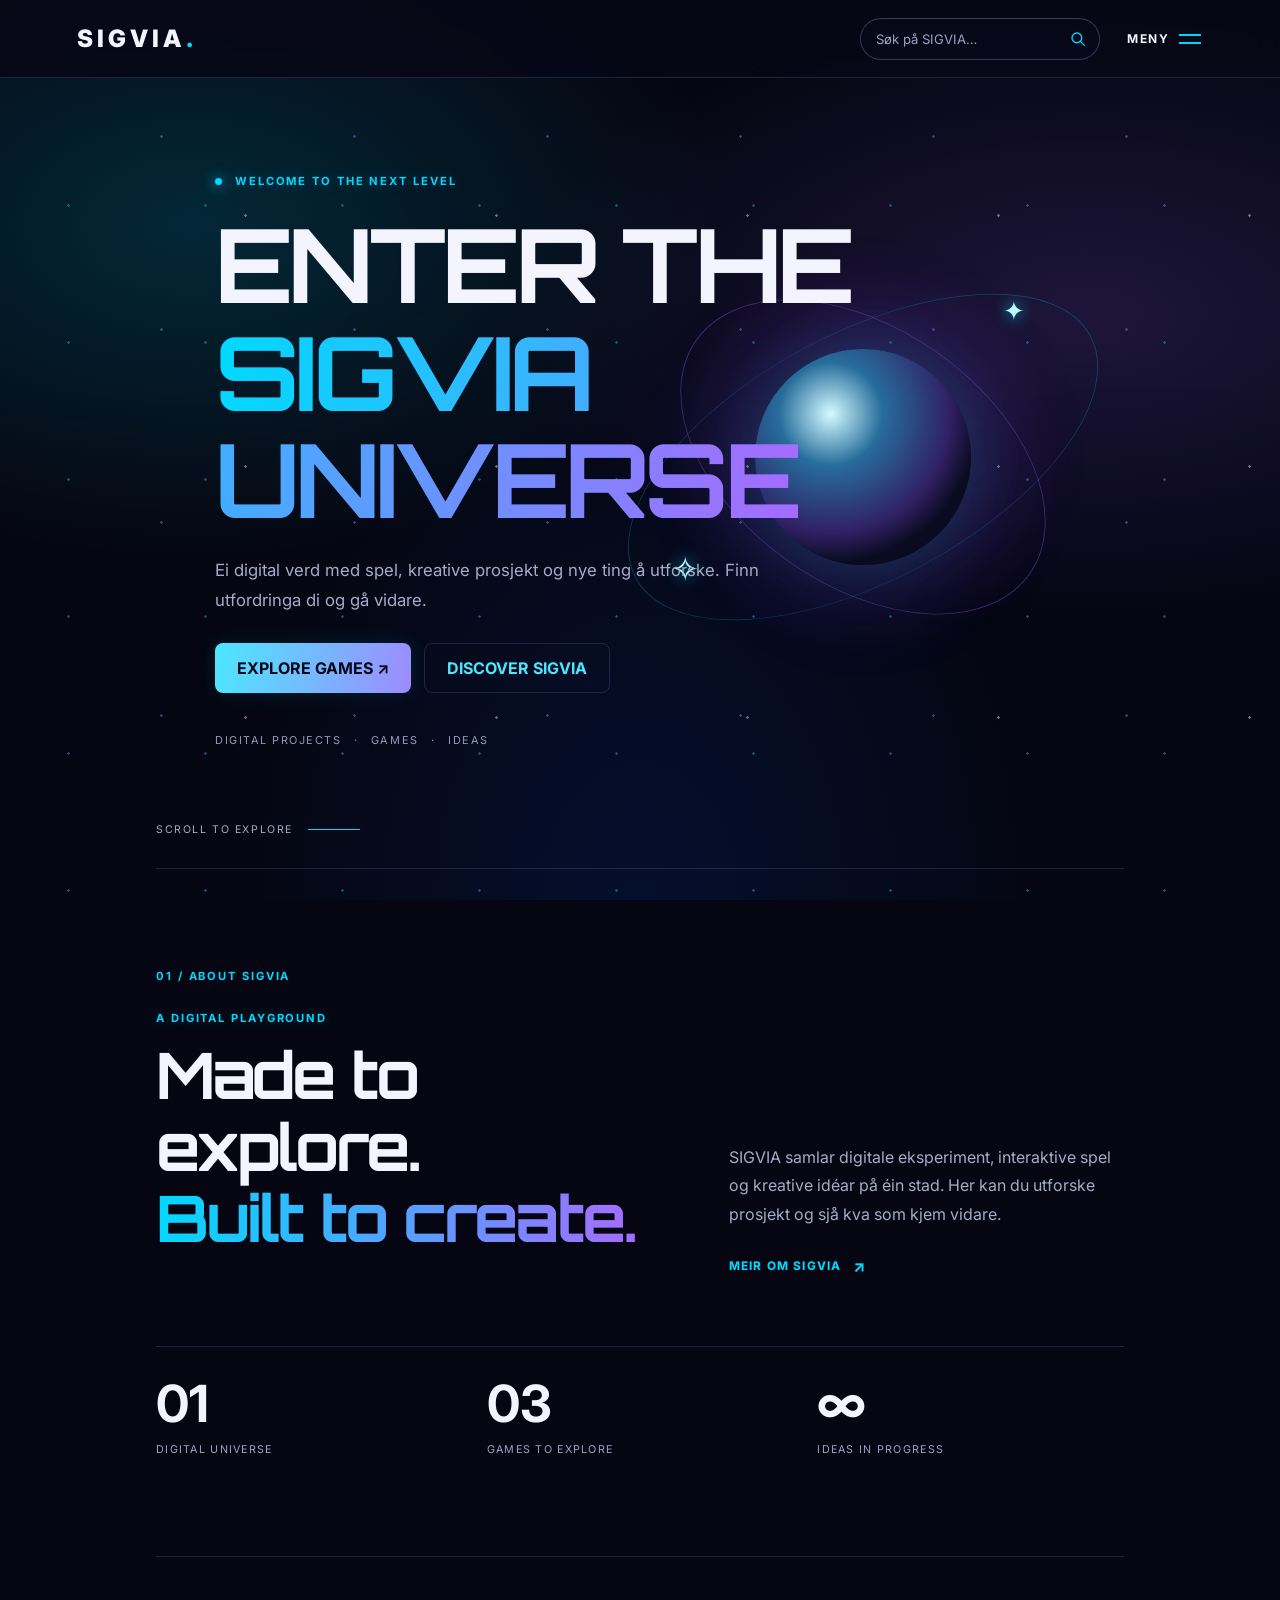
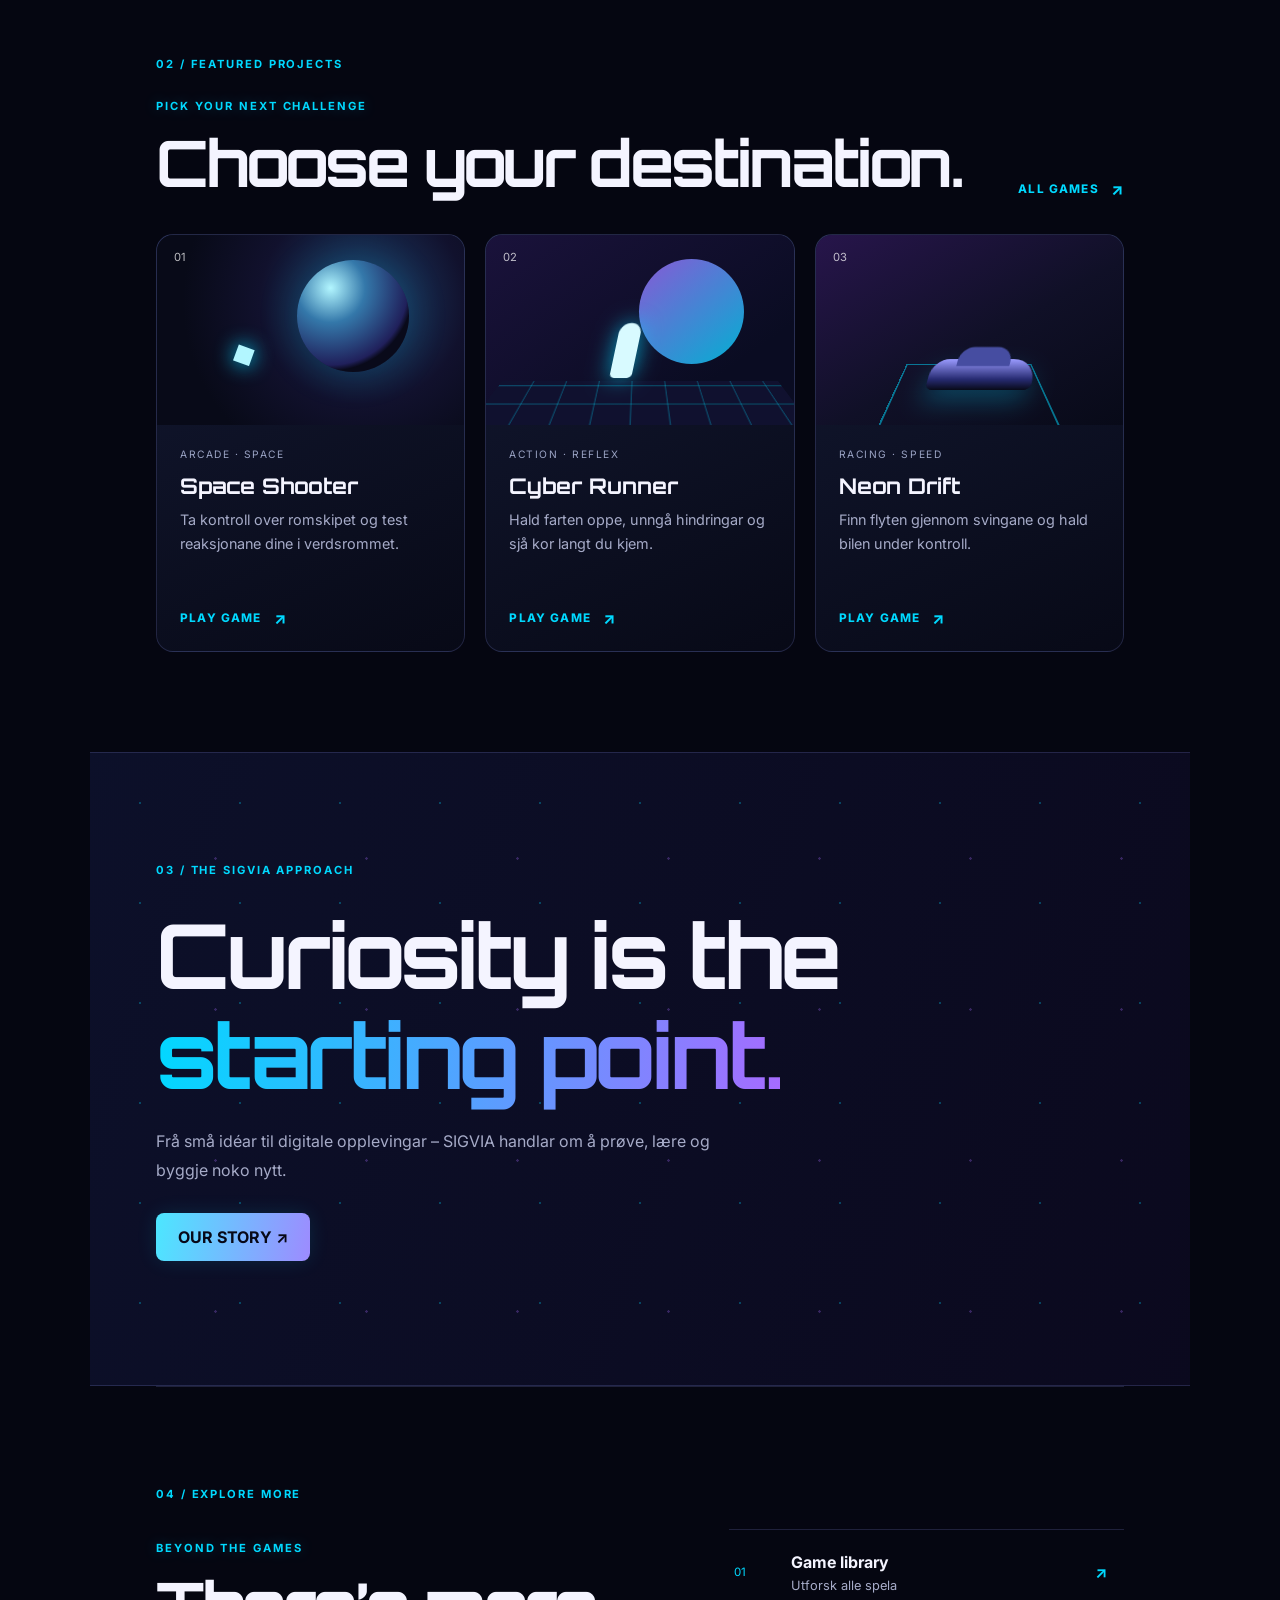
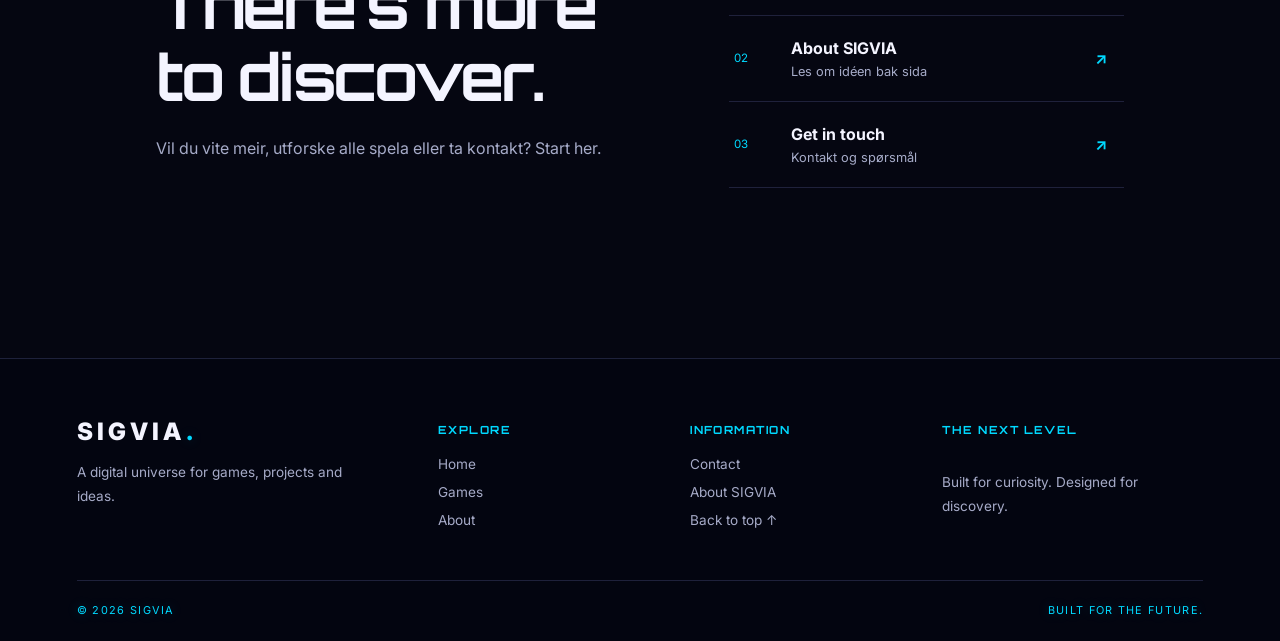
<file: index.html>
<!doctype html>
<html lang="nn">
<head>
  <meta charset="utf-8">
  <meta name="viewport" content="width=device-width, initial-scale=1">
  <meta name="theme-color" content="#080a18">
  <meta name="description" content="SIGVIA — spel, digitale prosjekt og nye ting å utforske.">
  <title>SIGVIA | Home</title>
  <link rel="stylesheet" href="site.css">
  <link rel="stylesheet" href="homepage.css">
</head>
<body class="home-page">

<header class="home-header">
  <a class="home-logo" href="index.html">SIGVIA<span>.</span></a>

  <div class="header-tools">
    <form id="site-search" class="site-search" role="search">
      <label class="sr-only" for="search-input">Søk på SIGVIA</label>
      <input id="search-input" type="search" placeholder="Søk på SIGVIA…">
      <button aria-label="Søk" type="submit">
        <svg viewBox="0 0 24 24">
          <circle cx="10.5" cy="10.5" r="6.5"></circle>
          <path d="m15.5 15.5 5 5"></path>
        </svg>
      </button>
    </form>

    <button id="menu-toggle" class="menu-toggle" type="button"
      aria-expanded="false" aria-controls="site-menu">
      <span>MENY</span>
      <i><b></b><b></b></i>
    </button>
  </div>

  <nav id="site-menu" class="site-menu" aria-label="Hovudmeny" hidden>
    <a href="index.html">Home <span>01</span></a>
    <a href="games.html">Games <span>02</span></a>
    <a href="about.html">About <span>03</span></a>
    <a href="contact.html">Contact <span>04</span></a>
  </nav>
</header>

<div id="search-results" class="search-results" aria-live="polite" hidden></div>

<main>
  <section class="hero long-hero" id="top">
    <div class="hero-copy">
      <div class="eyebrow">
        <span class="status-dot"></span>
        WELCOME TO THE NEXT LEVEL
      </div>

      <h1>ENTER THE<br><span class="gradient-text">SIGVIA UNIVERSE</span></h1>

      <p>
        Ei digital verd med spel, kreative prosjekt og nye ting å utforske.
        Finn utfordringa di og gå vidare.
      </p>

      <div class="hero-actions">
        <a class="button primary" href="games.html">EXPLORE GAMES ↗</a>
        <a class="button secondary" href="#about-sigvia">DISCOVER SIGVIA</a>
      </div>

      <div class="hero-meta">
        DIGITAL PROJECTS <span>·</span> GAMES <span>·</span> IDEAS
      </div>
    </div>

    <div class="hero-visual" aria-hidden="true">
      <div class="hero-glow"></div>
      <div class="hero-ring ring-one"></div>
      <div class="hero-ring ring-two"></div>
      <div class="hero-core"></div>
      <div class="hero-star star-one">✦</div>
      <div class="hero-star star-two">✧</div>
    </div>

    <a class="scroll-cue" href="#about-sigvia">
      SCROLL TO EXPLORE <span></span>
    </a>
  </section>

  <section class="home-section intro-section" id="about-sigvia">
    <div class="section-index">01 / ABOUT SIGVIA</div>

    <div class="two-column">
      <div>
        <div class="eyebrow">A DIGITAL PLAYGROUND</div>
        <h2>Made to explore.<br><span class="gradient-text">Built to create.</span></h2>
      </div>

      <div class="section-copy">
        <p>
          SIGVIA samlar digitale eksperiment, interaktive spel og kreative
          idéar på éin stad. Her kan du utforske prosjekt og sjå kva som kjem vidare.
        </p>
        <a class="text-link" href="about.html">MEIR OM SIGVIA <span>↗</span></a>
      </div>
    </div>

    <div class="stats-row">
      <div><strong>01</strong><span>DIGITAL UNIVERSE</span></div>
      <div><strong>03</strong><span>GAMES TO EXPLORE</span></div>
      <div><strong>∞</strong><span>IDEAS IN PROGRESS</span></div>
    </div>
  </section>

  <section class="home-section games-section" id="featured">
    <div class="section-heading">
      <div>
        <div class="section-index">02 / FEATURED PROJECTS</div>
        <div class="eyebrow">PICK YOUR NEXT CHALLENGE</div>
        <h2>Choose your destination.</h2>
      </div>
      <a class="text-link all-games" href="games.html">ALL GAMES <span>↗</span></a>
    </div>

    <div class="game-grid">
      <article class="game-card">
        <div class="game-art space-art">
          <span class="art-label">01</span>
          <span class="planet"></span>
          <span class="ship">◆</span>
        </div>
        <div class="game-card-content">
          <div class="game-type">ARCADE · SPACE</div>
          <h3>Space Shooter</h3>
          <p>Ta kontroll over romskipet og test reaksjonane dine i verdsrommet.</p>
          <a class="text-link" href="game.html">PLAY GAME <span>↗</span></a>
        </div>
      </article>

      <article class="game-card">
        <div class="game-art runner-art">
          <span class="art-label">02</span>
          <span class="runner-sun"></span>
          <span class="runner-floor"></span>
          <span class="runner-person"></span>
        </div>
        <div class="game-card-content">
          <div class="game-type">ACTION · REFLEX</div>
          <h3>Cyber Runner</h3>
          <p>Hald farten oppe, unngå hindringar og sjå kor langt du kjem.</p>
          <a class="text-link" href="runner.html">PLAY GAME <span>↗</span></a>
        </div>
      </article>

      <article class="game-card">
        <div class="game-art drift-art">
          <span class="art-label">03</span>
          <span class="road"></span>
          <span class="car"></span>
        </div>
        <div class="game-card-content">
          <div class="game-type">RACING · SPEED</div>
          <h3>Neon Drift</h3>
          <p>Finn flyten gjennom svingane og hald bilen under kontroll.</p>
          <a class="text-link" href="neon-drift.html">PLAY GAME <span>↗</span></a>
        </div>
      </article>
    </div>

    <a class="text-link mobile-all-games" href="games.html">VIEW ALL GAMES <span>↗</span></a>
  </section>

  <section class="statement-section">
    <div class="statement-pattern" aria-hidden="true"></div>
    <div class="section-index">03 / THE SIGVIA APPROACH</div>
    <h2>Curiosity is the<br><span class="gradient-text">starting point.</span></h2>
    <p>Frå små idéar til digitale opplevingar – SIGVIA handlar om å prøve, lære og byggje noko nytt.</p>
    <a class="button primary" href="about.html">OUR STORY ↗</a>
  </section>

  <section class="home-section explore-section">
    <div class="section-index">04 / EXPLORE MORE</div>

    <div class="two-column explore-layout">
      <div>
        <div class="eyebrow">BEYOND THE GAMES</div>
        <h2>There’s more<br>to discover.</h2>
        <p>Vil du vite meir, utforske alle spela eller ta kontakt? Start her.</p>
      </div>

      <div class="explore-links">
        <a href="games.html">
          <span class="link-number">01</span>
          <span><strong>Game library</strong><small>Utforsk alle spela</small></span>
          <b>↗</b>
        </a>
        <a href="about.html">
          <span class="link-number">02</span>
          <span><strong>About SIGVIA</strong><small>Les om idéen bak sida</small></span>
          <b>↗</b>
        </a>
        <a href="contact.html">
          <span class="link-number">03</span>
          <span><strong>Get in touch</strong><small>Kontakt og spørsmål</small></span>
          <b>↗</b>
        </a>
      </div>
    </div>
  </section>
</main>

<footer class="home-footer">
  <div class="footer-main">
    <div class="footer-brand">
      <a class="home-logo" href="index.html">SIGVIA<span>.</span></a>
      <p>A digital universe for games, projects and ideas.</p>
    </div>

    <div class="footer-column">
      <h3>EXPLORE</h3>
      <a href="index.html">Home</a>
      <a href="games.html">Games</a>
      <a href="about.html">About</a>
    </div>

    <div class="footer-column">
      <h3>INFORMATION</h3>
      <a href="contact.html">Contact</a>
      <a href="about.html">About SIGVIA</a>
      <a href="#top">Back to top ↑</a>
    </div>

    <div class="footer-column footer-note">
      <h3>THE NEXT LEVEL</h3>
      <p>Built for curiosity. Designed for discovery.</p>
    </div>
  </div>

  <div class="footer-bottom">
    <span>© 2026 SIGVIA</span>
    <span>BUILT FOR THE FUTURE.</span>
  </div>
</footer>

<script>
const toggle = document.getElementById('menu-toggle');
const menu = document.getElementById('site-menu');

toggle.addEventListener('click', () => {
  const open = toggle.getAttribute('aria-expanded') === 'true';
  toggle.setAttribute('aria-expanded', String(!open));
  toggle.classList.toggle('is-open', !open);
  menu.hidden = open;
});

document.addEventListener('click', event => {
  if (!menu.hidden && !menu.contains(event.target) && !toggle.contains(event.target)) {
    menu.hidden = true;
    toggle.setAttribute('aria-expanded', 'false');
    toggle.classList.remove('is-open');
  }
});

const items = [
  ['SIGVIA Home', 'Framside og introduksjon', 'index.html#top', 'home framside intro sigvia'],
  ['About SIGVIA', 'Les om SIGVIA', 'about.html', 'about om oss informasjon idé prosjekt'],
  ['Games', 'Utforsk alle spela', 'games.html', 'games spel game library'],
  ['Space Shooter', 'Arkadespel i verdsrommet', 'game.html', 'space shooter romskip arcade'],
  ['Cyber Runner', 'Actionspel med fart og hindringar', 'runner.html', 'cyber runner action reflex løping'],
  ['Neon Drift', 'Racing, fart og kontroll', 'neon-drift.html', 'neon drift racing bil køyring'],
  ['Contact', 'Kontakt SIGVIA', 'contact.html', 'contact kontakt spørsmål']
];

const form = document.getElementById('site-search');
const input = document.getElementById('search-input');
const results = document.getElementById('search-results');

form.addEventListener('submit', event => {
  event.preventDefault();

  const query = input.value.trim().toLowerCase();
  results.replaceChildren();

  if (!query) {
    results.hidden = true;
    input.focus();
    return;
  }

  const matches = items.filter(item =>
    item.join(' ').toLowerCase().includes(query)
  );

  const heading = document.createElement('div');
  heading.className = 'results-heading';
  heading.textContent = matches.length
    ? `SØKERESULTAT (${matches.length})`
    : 'INGEN TREFF';

  results.append(heading);

  matches.forEach(item => {
    const link = document.createElement('a');
    link.href = item[2];

    const wrap = document.createElement('span');
    const title = document.createElement('strong');
    const description = document.createElement('small');
    const arrow = document.createElement('b');

    title.textContent = item[0];
    description.textContent = item[1];
    arrow.textContent = '↗';

    wrap.append(title, description);
    link.append(wrap, arrow);
    results.append(link);
  });

  results.hidden = false;
});

document.addEventListener('keydown', event => {
  if (event.key === 'Escape') {
    results.hidden = true;
    menu.hidden = true;
    toggle.setAttribute('aria-expanded', 'false');
    toggle.classList.remove('is-open');
  }

  if ((event.ctrlKey || event.metaKey) && event.key.toLowerCase() === 'k') {
    event.preventDefault();
    input.focus();
  }
});
</script>

</body>
</html>
</file>
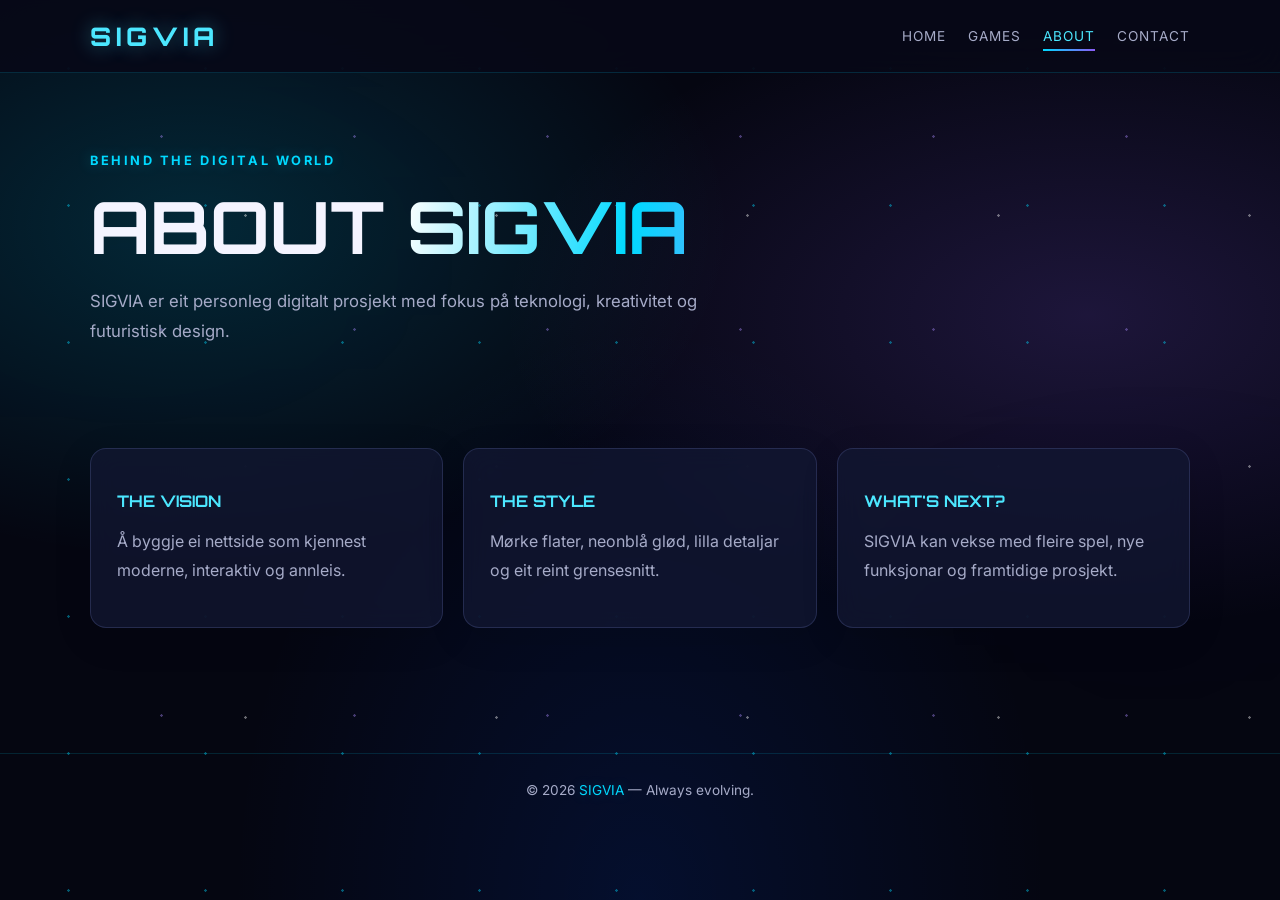
<file: about.html>
<!DOCTYPE html>
<html lang="nn">
<head>
  <meta charset="UTF-8">
  <meta name="viewport" content="width=device-width, initial-scale=1">
  <title>SIGVIA | About</title>
  <link rel="stylesheet" href="site.css">
</head>
<body>
  <header>
    <a class="logo" href="index.html">SIGVIA</a>
    <nav aria-label="Hovudmeny">
      <a href="index.html">HOME</a>
      <a href="games.html">GAMES</a>
      <a class="active" href="about.html">ABOUT</a>
      <a href="contact.html">CONTACT</a>
    </nav>
  </header>

  <main>
    <section class="page-heading">
      <div class="eyebrow">Behind the digital world</div>
      <h1>ABOUT <span class="gradient-text">SIGVIA</span></h1>
      <p class="intro">
        SIGVIA er eit personleg digitalt prosjekt med fokus på teknologi,
        kreativitet og futuristisk design.
      </p>
    </section>

    <section class="section">
      <div class="grid">
        <article class="panel">
          <h3>THE VISION</h3>
          <p>Å byggje ei nettside som kjennest moderne, interaktiv og annleis.</p>
        </article>
        <article class="panel">
          <h3>THE STYLE</h3>
          <p>Mørke flater, neonblå glød, lilla detaljar og eit reint grensesnitt.</p>
        </article>
        <article class="panel">
          <h3>WHAT'S NEXT?</h3>
          <p>SIGVIA kan vekse med fleire spel, nye funksjonar og framtidige prosjekt.</p>
        </article>
      </div>
    </section>
  </main>

  <footer>© 2026 <span>SIGVIA</span> — Always evolving.</footer>
</body>
</html>
</file>
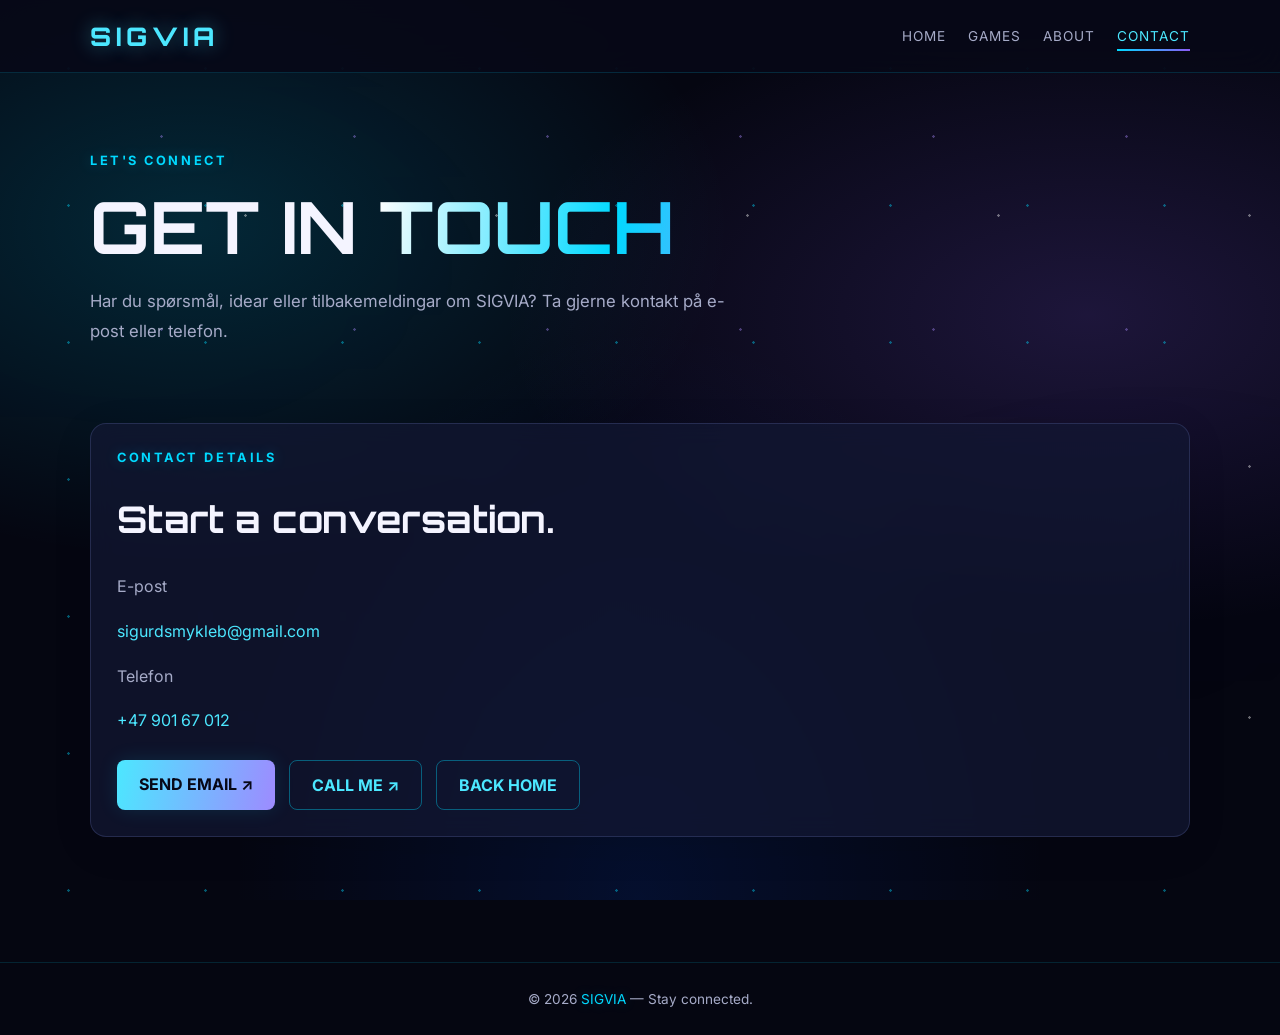
<file: contact.html>
<!DOCTYPE html>
<html lang="nn">
<head>
  <meta charset="UTF-8">
  <meta name="viewport" content="width=device-width, initial-scale=1">
  <title>SIGVIA | Contact</title>
  <link rel="stylesheet" href="site.css">
</head>
<body>
  <header>
    <a class="logo" href="index.html">SIGVIA</a>
    <nav aria-label="Hovudmeny">
      <a href="index.html">HOME</a>
      <a href="games.html">GAMES</a>
      <a href="about.html">ABOUT</a>
      <a class="active" href="contact.html">CONTACT</a>
    </nav>
  </header>

  <main>
    <section class="page-heading">
      <div class="eyebrow">Let's connect</div>
      <h1>GET IN <span class="gradient-text">TOUCH</span></h1>
      <p class="intro">
        Har du spørsmål, idear eller tilbakemeldingar om SIGVIA?
        Ta gjerne kontakt på e-post eller telefon.
      </p>
    </section>

    <section class="section">
      <article class="panel">
        <div class="eyebrow">Contact details</div>
        <h2>Start a conversation.</h2>

        <p>E-post</p>
        <p>
          <a class="contact-link"
             href="mailto:sigurdsmykleb@gmail.com">
            sigurdsmykleb@gmail.com
          </a>
        </p>

        <p>Telefon</p>
        <p>
          <a class="contact-link" href="tel:+4790167012">
            +47 901 67 012
          </a>
        </p>

        <div class="actions">
          <a class="button primary"
             href="mailto:sigurdsmykleb@gmail.com">
            SEND EMAIL ↗
          </a>

          <a class="button"
             href="tel:+4790167012">
            CALL ME ↗
          </a>

          <a class="button" href="index.html">
            BACK HOME
          </a>
        </div>
      </article>
    </section>
  </main>

  <footer>© 2026 <span>SIGVIA</span> — Stay connected.</footer>
</body>
</html>
</file>
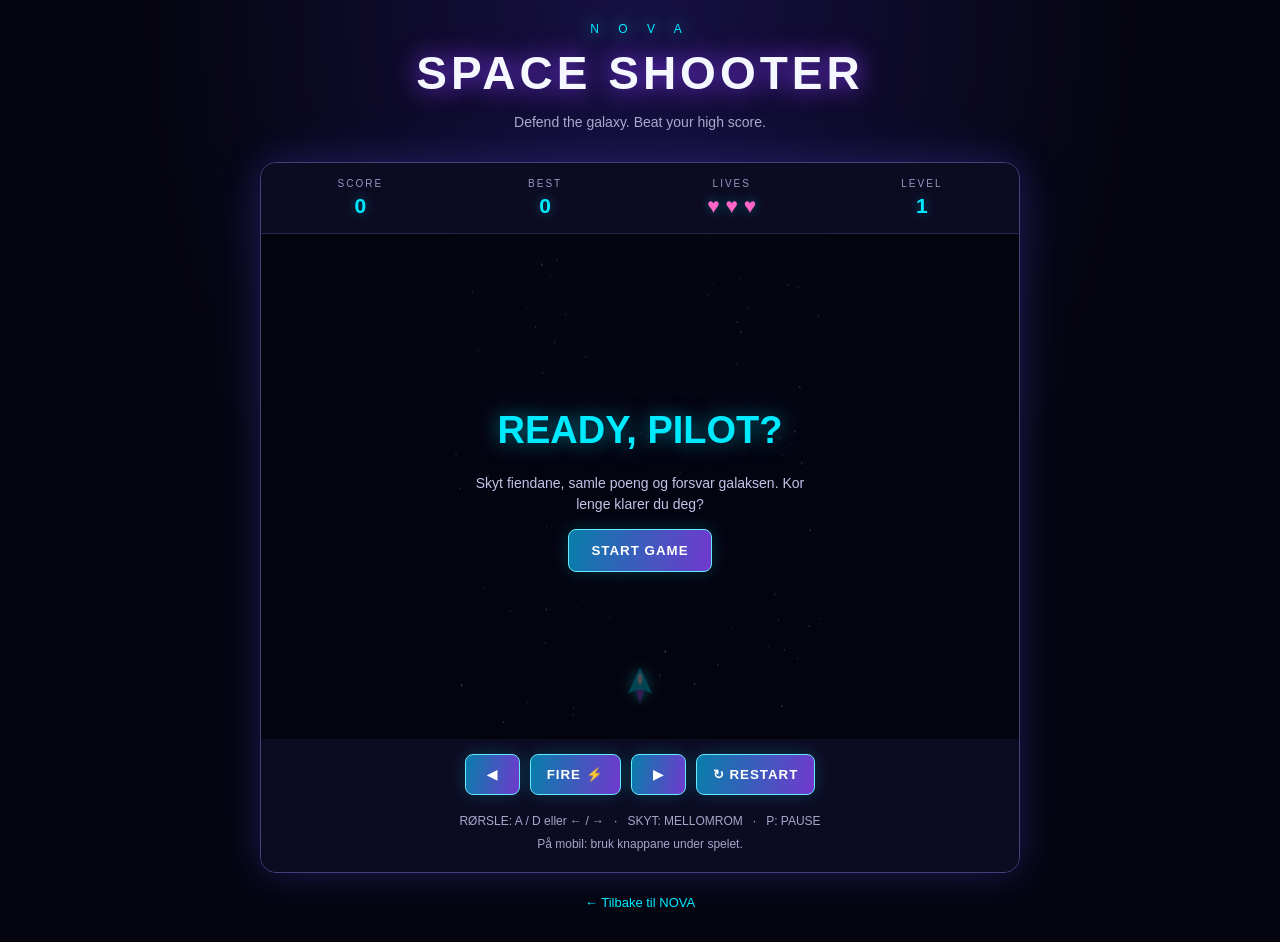
<file: game.html>
<!DOCTYPE html>
<html lang="nn">
<head>
<meta charset="UTF-8">
<meta name="viewport" content="width=device-width, initial-scale=1.0">
<title>SIGVIA | Space Shooter</title>
<style>
  * { box-sizing: border-box; }
  :root {
    --blue: #00eaff;
    --purple: #a855f7;
    --bg: #050510;
  }
  body {
    margin: 0;
    min-height: 100vh;
    color: #f5f7ff;
    background:
      radial-gradient(ellipse at 50% 0%, #171044 0%, var(--bg) 55%);
    font-family: Arial, sans-serif;
    display: flex;
    flex-direction: column;
    align-items: center;
    padding: 22px 14px 32px;
  }
  header { text-align: center; margin-bottom: 18px; }
  .logo {
    color: var(--blue);
    font-size: 12px;
    letter-spacing: 8px;
    text-shadow: 0 0 16px var(--blue);
  }
  h1 {
    font-size: clamp(28px, 6vw, 46px);
    letter-spacing: 4px;
    margin: 10px 0;
    text-shadow: 0 0 24px #873bff;
  }
  header p { color: #aaaacb; font-size: 14px; }
  .game-wrap {
    width: min(100%, 760px);
    border: 1px solid #454078;
    border-radius: 16px;
    overflow: hidden;
    background: #070717;
    box-shadow: 0 0 35px #5b21b655, 0 0 70px #00eaff12;
  }
  .hud {
    display: flex;
    justify-content: space-around;
    gap: 8px;
    padding: 15px 8px;
    background: #0c0b22;
    border-bottom: 1px solid #28244c;
  }
  .stat { text-align: center; min-width: 0; }
  .stat small {
    display: block;
    color: #9996c4;
    font-size: 10px;
    letter-spacing: 2px;
    margin-bottom: 5px;
  }
  .stat strong {
    color: var(--blue);
    font-size: 21px;
    text-shadow: 0 0 12px #00eaff66;
  }
  #lives { color: #ff65c7; }
  .canvas-box { position: relative; line-height: 0; }
  canvas {
    display: block;
    width: 100%;
    height: auto;
    aspect-ratio: 3 / 4;
    max-height: 68vh;
    object-fit: contain;
    background: #050510;
    touch-action: none;
  }
  .overlay {
    position: absolute;
    inset: 0;
    display: flex;
    align-items: center;
    justify-content: center;
    text-align: center;
    padding: 20px;
    background: #050510b8;
    line-height: 1.5;
  }
  .overlay.hidden { display: none; }
  .overlay-card { max-width: 360px; }
  .overlay h2 {
    font-size: clamp(25px, 5vw, 38px);
    color: var(--blue);
    text-shadow: 0 0 20px #00eaff88;
    margin: 0 0 12px;
  }
  .overlay p { color: #c4c2e8; font-size: 14px; }
  button {
    color: white;
    font-weight: bold;
    letter-spacing: 1px;
    background: linear-gradient(100deg, #087eaa, #7139ce);
    border: 1px solid #66eaff;
    border-radius: 8px;
    padding: 13px 22px;
    cursor: pointer;
    box-shadow: 0 0 18px #00eaff30;
  }
  button:hover { filter: brightness(1.25); }
  .controls {
    display: flex;
    flex-wrap: wrap;
    justify-content: center;
    gap: 10px;
    padding: 15px;
    background: #0c0b22;
  }
  .controls button { min-width: 55px; padding: 12px 16px; }
  .instructions {
    color: #a7a5ca;
    font-size: 12px;
    text-align: center;
    line-height: 1.9;
    padding: 0 12px 16px;
    background: #0c0b22;
  }
  a { color: var(--blue); text-decoration: none; }
  .back { margin-top: 22px; font-size: 13px; color: #a7a5ca; }
  @media (min-width: 650px) {
    canvas { aspect-ratio: 3 / 2; max-height: none; }
  }
</style>
</head>
<body>
<header>
  <div class="logo">N O V A</div>
  <h1>SPACE SHOOTER</h1>
  <p>Defend the galaxy. Beat your high score.</p>
</header>

<main class="game-wrap">
  <div class="hud">
    <div class="stat"><small>SCORE</small><strong id="score">0</strong></div>
    <div class="stat"><small>BEST</small><strong id="best">0</strong></div>
    <div class="stat"><small>LIVES</small><strong id="lives">♥ ♥ ♥</strong></div>
    <div class="stat"><small>LEVEL</small><strong id="level">1</strong></div>
  </div>
  <div class="canvas-box">
    <canvas id="game" width="600" height="800"
      aria-label="NOVA Space Shooter-spel"></canvas>
    <div class="overlay" id="overlay">
      <div class="overlay-card">
        <h2 id="overlayTitle">READY, PILOT?</h2>
        <p id="overlayText">
          Skyt fiendane, samle poeng og forsvar galaksen.
          Kor lenge klarer du deg?
        </p>
        <button id="startBtn">START GAME</button>
      </div>
    </div>
  </div>
  <div class="controls">
    <button id="leftBtn" aria-label="Flytt til venstre">◀</button>
    <button id="shootBtn">FIRE ⚡</button>
    <button id="rightBtn" aria-label="Flytt til høgre">▶</button>
    <button id="restartBtn">↻ RESTART</button>
  </div>
  <div class="instructions">
    RØRSLE: A / D eller ← / → &nbsp; · &nbsp;
    SKYT: MELLOMROM &nbsp; · &nbsp; P: PAUSE<br>
    På mobil: bruk knappane under spelet.
  </div>
</main>

<div class="back"><a href="./">← Tilbake til NOVA</a></div>

<script>
(() => {
  const canvas = document.getElementById("game");
  const ctx = canvas.getContext("2d");
  const $ = id => document.getElementById(id);

  const W = canvas.width, H = canvas.height;
  let player, bullets, enemies, particles, stars;
  let score = 0, lives = 3, level = 1;
  let best = 0, running = false, gameOver = false;
  let paused = false, lastTime = 0, spawnTimer = 0, shootTimer = 0;
  let keys = {};
  let pointerMove = 0, firingTouch = false;
  let animationId = 0;

  try { best = Number(localStorage.getItem("novaBest")) || 0; }
  catch (_) {}
  $("best").textContent = best;

  function reset() {
    score = 0;
    lives = 3;
    level = 1;
    spawnTimer = 0;
    shootTimer = 0;
    bullets = [];
    enemies = [];
    particles = [];
    player = { x: W / 2, y: H - 90, w: 38, h: 44, speed: 340, invincible: 0 };
    stars = Array.from({length: 110}, () => ({
      x: Math.random() * W, y: Math.random() * H,
      r: Math.random() * 1.8 + 0.3,
      speed: Math.random() * 65 + 20
    }));
    updateHud();
  }

  function updateHud() {
    $("score").textContent = score;
    $("best").textContent = best;
    $("lives").textContent = lives > 0 ? "♥ ".repeat(lives).trim() : "—";
    $("level").textContent = level;
  }

  function start() {
    cancelAnimationFrame(animationId);
    reset();
    running = true;
    gameOver = false;
    paused = false;
    $("overlay").classList.add("hidden");
    lastTime = performance.now();
    animationId = requestAnimationFrame(loop);
  }

  function endGame() {
    running = false;
    gameOver = true;
    $("overlayTitle").textContent = "GAME OVER";
    $("overlayText").textContent =
      "Du fekk " + score + " poeng. Klarer du å slå rekorden?";
    $("startBtn").textContent = "PLAY AGAIN";
    $("overlay").classList.remove("hidden");
  }

  function pauseGame() {
    if (!running || gameOver) return;
    paused = !paused;
    if (paused) {
      $("overlayTitle").textContent = "PAUSED";
      $("overlayText").textContent = "Ta ein pust i bakken, pilot.";
      $("startBtn").textContent = "RESUME";
      $("overlay").classList.remove("hidden");
    } else {
      $("overlay").classList.add("hidden");
      lastTime = performance.now();
      animationId = requestAnimationFrame(loop);
    }
  }

  $("startBtn").addEventListener("click", () => {
    if (paused) {
      paused = false;
      $("overlay").classList.add("hidden");
      lastTime = performance.now();
      animationId = requestAnimationFrame(loop);
    } else start();
  });
  $("restartBtn").addEventListener("click", start);

  window.addEventListener("keydown", e => {
    const k = e.key.toLowerCase();
    if (["arrowleft", "arrowright", " ", "arrowup", "arrowdown"].includes(k))
      e.preventDefault();
    keys[k] = true;
    if (k === "p" && !e.repeat) pauseGame();
    if (k === " " && !running && !gameOver && !paused) start();
  });
  window.addEventListener("keyup", e => { keys[e.key.toLowerCase()] = false; });
  window.addEventListener("blur", () => { keys = {}; });

  function holdButton(id, key) {
    const b = $(id);
    const down = e => { e.preventDefault(); keys[key] = true; };
    const up = e => { e.preventDefault(); keys[key] = false; };
    b.addEventListener("pointerdown", down);
    b.addEventListener("pointerup", up);
    b.addEventListener("pointercancel", up);
    b.addEventListener("pointerleave", up);
  }
  holdButton("leftBtn", "arrowleft");
  holdButton("rightBtn", "arrowright");
  holdButton("shootBtn", " ");
  $("shootBtn").addEventListener("pointerdown", () => {
    if (!running && !gameOver) start();
  });
  $("leftBtn").addEventListener("pointerdown", () => {
    if (!running && !gameOver) start();
  });
  $("rightBtn").addEventListener("pointerdown", () => {
    if (!running && !gameOver) start();
  });

  function drawShip(x, y, scale = 1) {
    ctx.save();
    ctx.translate(x, y);
    ctx.scale(scale, scale);
    ctx.shadowBlur = 22;
    ctx.shadowColor = "#00eaff";
    ctx.fillStyle = "#00eaff";
    ctx.beginPath();
    ctx.moveTo(0, -24);
    ctx.lineTo(19, 18);
    ctx.lineTo(6, 12);
    ctx.lineTo(0, 18);
    ctx.lineTo(-6, 12);
    ctx.lineTo(-19, 18);
    ctx.closePath();
    ctx.fill();
    ctx.shadowBlur = 12;
    ctx.fillStyle = "#a855f7";
    ctx.beginPath();
    ctx.moveTo(-7, 12);
    ctx.lineTo(0, 28 + Math.random() * 9);
    ctx.lineTo(7, 12);
    ctx.closePath();
    ctx.fill();
    ctx.fillStyle = "#fff";
    ctx.beginPath();
    ctx.ellipse(0, -5, 4, 9, 0, 0, Math.PI * 2);
    ctx.fill();
    ctx.restore();
  }

  function drawEnemy(e) {
    ctx.save();
    ctx.translate(e.x, e.y);
    ctx.shadowBlur = 18;
    ctx.shadowColor = e.color;
    ctx.fillStyle = e.color;
    ctx.beginPath();
    ctx.moveTo(-e.w/2, -e.h/3);
    ctx.lineTo(-e.w/4, -e.h/2);
    ctx.lineTo(e.w/4, -e.h/2);
    ctx.lineTo(e.w/2, -e.h/3);
    ctx.lineTo(e.w/2, e.h/3);
    ctx.lineTo(0, e.h/2);
    ctx.lineTo(-e.w/2, e.h/3);
    ctx.closePath();
    ctx.fill();
    ctx.fillStyle = "#fff";
    ctx.fillRect(-e.w/4, -3, 5, 5);
    ctx.fillRect(e.w/4 - 5, -3, 5, 5);
    ctx.restore();
  }

  function burst(x, y, color) {
    for (let i = 0; i < 13; i++) {
      const a = Math.random() * Math.PI * 2;
      const s = Math.random() * 180 + 45;
      particles.push({
        x, y, vx: Math.cos(a) * s, vy: Math.sin(a) * s,
        life: Math.random() * 0.45 + 0.25, max: 0.7, color
      });
    }
  }

  function shoot() {
    bullets.push({ x: player.x, y: player.y - 25, r: 4, speed: 600 });
  }

  function spawnEnemy() {
    const size = Math.random() * 13 + 28;
    enemies.push({
      x: Math.random() * (W - size * 2) + size,
      y: -size,
      w: size, h: size * 0.9,
      speed: 90 + level * 13 + Math.random() * 65,
      color: Math.random() > 0.5 ? "#b04cff" : "#ff4cbb",
      hp: 1
    });
  }

  function hit(a, b) {
    return Math.abs(a.x - b.x) < (a.w + (b.w || b.r * 2)) / 2 &&
           Math.abs(a.y - b.y) < (a.h + (b.h || b.r * 2)) / 2;
  }

  function update(dt) {
    for (const s of stars) {
      s.y += s.speed * dt;
      if (s.y > H) { s.y = 0; s.x = Math.random() * W; }
    }

    const left = keys.arrowleft || keys.a;
    const right = keys.arrowright || keys.d;
    if (left) player.x -= player.speed * dt;
    if (right) player.x += player.speed * dt;
    player.x = Math.max(25, Math.min(W - 25, player.x));
    if (player.invincible > 0) player.invincible -= dt;

    shootTimer -= dt;
    if ((keys[" "] || firingTouch) && shootTimer <= 0) {
      shoot();
      shootTimer = 0.19;
    }

    spawnTimer -= dt;
    if (spawnTimer <= 0) {
      spawnEnemy();
      spawnTimer = Math.max(0.24, 0.9 - level * 0.045);
    }

    for (const b of bullets) b.y -= b.speed * dt;
    bullets = bullets.filter(b => b.y > -15);

    for (const e of enemies) e.y += e.speed * dt;

    for (let i = enemies.length - 1; i >= 0; i--) {
      const e = enemies[i];
      let destroyed = false;
      for (let j = bullets.length - 1; j >= 0; j--) {
        if (Math.abs(bullets[j].x - e.x) < e.w/2 + bullets[j].r &&
            Math.abs(bullets[j].y - e.y) < e.h/2 + bullets[j].r) {
          bullets.splice(j, 1);
          burst(e.x, e.y, e.color);
          enemies.splice(i, 1);
          score += 10;
          level = 1 + Math.floor(score / 150);
          destroyed = true;
          break;
        }
      }
      if (destroyed) continue;

      if (e.y > H + e.h) {
        enemies.splice(i, 1);
        lives--;
        updateHud();
        if (lives <= 0) { endGame(); return; }
      } else if (player.invincible <= 0 &&
          Math.abs(player.x - e.x) < (player.w + e.w) * 0.42 &&
          Math.abs(player.y - e.y) < (player.h + e.h) * 0.42) {
        enemies.splice(i, 1);
        burst(player.x, player.y, "#00eaff");
        lives--;
        player.invincible = 1.3;
        updateHud();
        if (lives <= 0) { endGame(); return; }
      }
    }

    for (const p of particles) {
      p.x += p.vx * dt;
      p.y += p.vy * dt;
      p.life -= dt;
    }
    particles = particles.filter(p => p.life > 0);

    if (score > best) {
      best = score;
      try { localStorage.setItem("novaBest", best); } catch (_) {}
    }
    updateHud();
  }

  function draw() {
    ctx.clearRect(0, 0, W, H);
    const bg = ctx.createLinearGradient(0, 0, 0, H);
    bg.addColorStop(0, "#08071b");
    bg.addColorStop(1, "#03030b");
    ctx.fillStyle = bg;
    ctx.fillRect(0, 0, W, H);

    for (const s of stars) {
      ctx.globalAlpha = 0.4 + Math.random() * 0.6;
      ctx.fillStyle = "#c9eaff";
      ctx.fillRect(s.x, s.y, s.r, s.r * 1.8);
    }
    ctx.globalAlpha = 1;

    for (const b of bullets) {
      ctx.save();
      ctx.shadowBlur = 18;
      ctx.shadowColor = "#00eaff";
      ctx.fillStyle = "#aafaff";
      ctx.fillRect(b.x - 2, b.y - 10, 4, 17);
      ctx.restore();
    }
    for (const e of enemies) drawEnemy(e);

    for (const p of particles) {
      ctx.globalAlpha = Math.max(0, p.life / p.max);
      ctx.fillStyle = p.color;
      ctx.fillRect(p.x, p.y, 4, 4);
    }
    ctx.globalAlpha = 1;

    if (player && (player.invincible <= 0 || Math.floor(performance.now()/100)%2 === 0))
      drawShip(player.x, player.y);
  }

  function loop(time) {
    if (!running || paused) return;
    const dt = Math.min((time - lastTime) / 1000, 0.033);
    lastTime = time;
    update(dt);
    draw();
    if (running) animationId = requestAnimationFrame(loop);
  }

  reset();
  draw();
})();
</script>
</body>
</html>
</file>
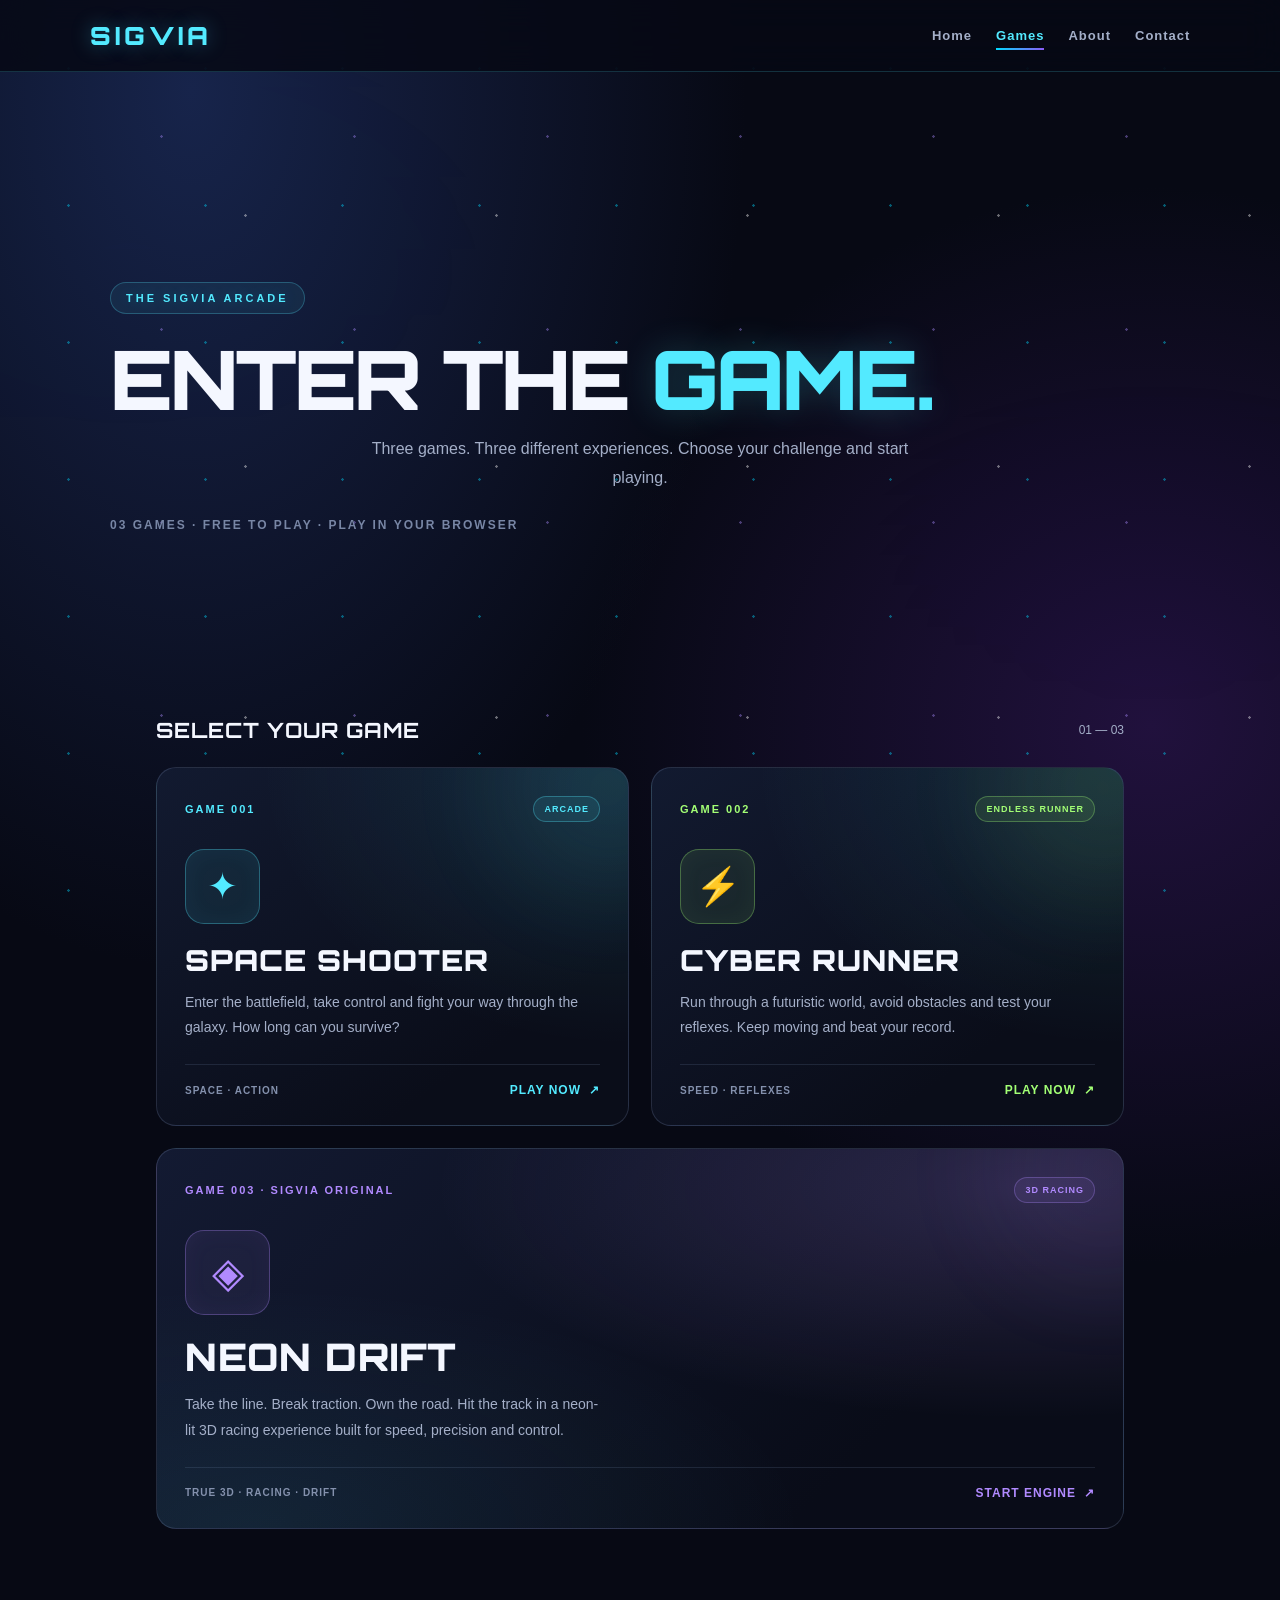
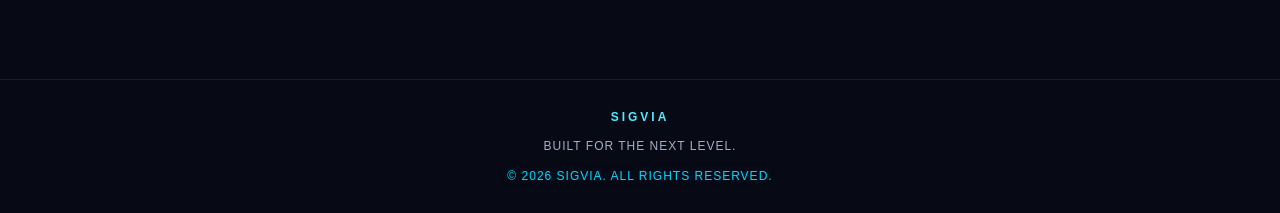
<file: games.html>
<!DOCTYPE html>
<html lang="en">
<head>
  <meta charset="UTF-8">
  <meta name="viewport" content="width=device-width, initial-scale=1.0">
  <meta name="theme-color" content="#070914">

  <title>Games | SIGVIA</title>
  <meta name="description" content="Play free browser games at SIGVIA. Explore Space Shooter, Cyber Runner and Neon Drift.">

  <link rel="stylesheet" href="site.css">

  <style>
    :root {
      --bg: #070914;
      --panel: #101528;
      --cyan: #53eaff;
      --purple: #9b7bff;
      --text: #f4f7ff;
      --muted: #a4afc8;
    }

    * {
      box-sizing: border-box;
    }

    html {
      scroll-behavior: smooth;
    }

    body {
      margin: 0;
      min-height: 100vh;
      color: var(--text);
      background:
        radial-gradient(ellipse at 15% 5%, #18244b 0, transparent 36%),
        radial-gradient(ellipse at 90% 40%, #21113d 0, transparent 35%),
        var(--bg);
      font-family: Arial, Helvetica, sans-serif;
      overflow-x: hidden;
    }

    a {
      color: inherit;
    }

    .games-nav {
      position: sticky;
      top: 0;
      z-index: 20;
      display: flex;
      align-items: center;
      justify-content: space-between;
      gap: 20px;
      padding: 20px 7%;
      background: rgba(7, 9, 20, 0.85);
      border-bottom: 1px solid rgba(83, 234, 255, 0.18);
      backdrop-filter: blur(18px);
    }

    .logo {
      color: var(--cyan);
      font-size: 25px;
      font-weight: 900;
      letter-spacing: 4px;
      text-decoration: none;
      text-shadow: 0 0 20px rgba(83, 234, 255, 0.35);
    }

    .nav-links {
      display: flex;
      flex-wrap: wrap;
      gap: 24px;
    }

    .nav-links a {
      color: var(--muted);
      font-size: 13px;
      font-weight: 700;
      text-decoration: none;
      transition: color 0.2s;
    }

    .nav-links a:hover,
    .nav-links a.active {
      color: var(--cyan);
    }

    .hero {
      position: relative;
      padding: 95px 20px 55px;
      text-align: center;
    }

    .eyebrow {
      display: inline-block;
      padding: 9px 15px;
      color: var(--cyan);
      background: rgba(83, 234, 255, 0.07);
      border: 1px solid rgba(83, 234, 255, 0.25);
      border-radius: 30px;
      font-size: 11px;
      font-weight: 800;
      letter-spacing: 3px;
    }

    .hero h1 {
      margin: 24px 0 15px;
      font-size: clamp(43px, 8vw, 82px);
      font-weight: 950;
      letter-spacing: -3px;
      line-height: 1;
    }

    .hero h1 span {
      color: var(--cyan);
      text-shadow: 0 0 35px rgba(83, 234, 255, 0.24);
    }

    .hero p {
      max-width: 540px;
      margin: 0 auto;
      color: var(--muted);
      font-size: 16px;
      line-height: 1.8;
    }

    .game-count {
      margin-top: 26px;
      color: #7886a5;
      font-size: 12px;
      font-weight: 700;
      letter-spacing: 2px;
    }

    .games-section {
      width: min(1120px, 88%);
      margin: 0 auto;
      padding: 15px 0 100px;
    }

    .section-heading {
      display: flex;
      align-items: center;
      justify-content: space-between;
      gap: 15px;
      margin-bottom: 24px;
    }

    .section-heading h2 {
      margin: 0;
      font-size: 21px;
      letter-spacing: 1px;
    }

    .section-heading span {
      color: var(--muted);
      font-size: 12px;
    }

    .games-grid {
      display: grid;
      grid-template-columns: repeat(2, minmax(0, 1fr));
      gap: 22px;
    }

    .game-card {
      --accent: var(--cyan);
      position: relative;
      display: flex;
      min-width: 0;
      min-height: 330px;
      flex-direction: column;
      align-items: flex-start;
      overflow: hidden;
      padding: 28px;
      color: var(--text);
      text-decoration: none;
      background:
        radial-gradient(ellipse at 100% 0%, rgba(83, 234, 255, 0.12), transparent 55%),
        linear-gradient(145deg, #121a30, #0a0d19 75%);
      border: 1px solid rgba(143, 166, 210, 0.2);
      border-radius: 20px;
      transition:
        transform 0.25s ease,
        border-color 0.25s ease,
        box-shadow 0.25s ease;
      isolation: isolate;
    }

    .game-card::before {
      position: absolute;
      z-index: -1;
      top: -90px;
      right: -90px;
      width: 220px;
      height: 220px;
      content: "";
      background: var(--accent);
      opacity: 0.08;
      filter: blur(55px);
      border-radius: 50%;
      transition: opacity 0.25s;
    }

    .game-card:hover {
      transform: translateY(-6px);
      border-color: var(--accent);
      box-shadow: 0 12px 40px rgba(0, 0, 0, 0.25);
    }

    .game-card:hover::before {
      opacity: 0.2;
    }

    .space-card {
      --accent: #53eaff;
    }

    .runner-card {
      --accent: #a3ff75;
    }

    .drift-card {
      --accent: #b18aff;
    }

    .game-top {
      display: flex;
      width: 100%;
      align-items: center;
      justify-content: space-between;
      gap: 10px;
    }

    .game-number {
      color: var(--accent);
      font-size: 11px;
      font-weight: 900;
      letter-spacing: 2px;
    }

    .game-status {
      padding: 7px 10px;
      color: var(--accent);
      background: color-mix(in srgb, var(--accent) 9%, transparent);
      border: 1px solid color-mix(in srgb, var(--accent) 30%, transparent);
      border-radius: 20px;
      font-size: 9px;
      font-weight: 800;
      letter-spacing: 1px;
    }

    .game-icon {
      display: grid;
      width: 75px;
      height: 75px;
      margin: 27px 0 18px;
      place-items: center;
      color: var(--accent);
      background: color-mix(in srgb, var(--accent) 8%, transparent);
      border: 1px solid color-mix(in srgb, var(--accent) 32%, transparent);
      border-radius: 19px;
      font-size: 37px;
      box-shadow: inset 0 0 25px color-mix(in srgb, var(--accent) 5%, transparent);
    }

    .game-card h3 {
      margin: 0 0 12px;
      font-size: clamp(21px, 3vw, 29px);
      font-weight: 950;
      letter-spacing: 1px;
    }

    .game-card p {
      max-width: 420px;
      margin: 0 0 24px;
      color: var(--muted);
      font-size: 14px;
      line-height: 1.8;
    }

    .game-bottom {
      display: flex;
      width: 100%;
      align-items: center;
      justify-content: space-between;
      gap: 12px;
      margin-top: auto;
      padding-top: 18px;
      border-top: 1px solid rgba(143, 166, 210, 0.15);
    }

    .game-type {
      color: #8491ad;
      font-size: 10px;
      font-weight: 800;
      letter-spacing: 1px;
    }

    .play-link {
      display: inline-flex;
      align-items: center;
      gap: 8px;
      color: var(--accent);
      font-size: 12px;
      font-weight: 900;
      letter-spacing: 1px;
    }

    .featured {
      grid-column: 1 / -1;
      min-height: 300px;
      background:
        radial-gradient(ellipse at 90% 10%, rgba(177, 138, 255, 0.2), transparent 48%),
        radial-gradient(ellipse at 10% 100%, rgba(83, 234, 255, 0.08), transparent 45%),
        linear-gradient(135deg, #131a32, #090c18 75%);
    }

    .featured .game-icon {
      width: 85px;
      height: 85px;
      font-size: 42px;
    }

    .featured h3 {
      font-size: clamp(28px, 4vw, 38px);
    }

    .site-footer {
      padding: 30px 20px;
      text-align: center;
      color: #6f7b96;
      border-top: 1px solid rgba(143, 166, 210, 0.12);
      font-size: 12px;
      letter-spacing: 1px;
    }

    .site-footer strong {
      color: var(--cyan);
      letter-spacing: 3px;
    }

    @media (max-width: 650px) {
      .games-nav {
        padding: 17px 5%;
      }

      .logo {
        font-size: 21px;
      }

      .nav-links {
        gap: 12px;
      }

      .nav-links a {
        font-size: 11px;
      }

      .hero {
        padding-top: 65px;
      }

      .hero h1 {
        letter-spacing: -2px;
      }

      .games-section {
        width: 90%;
      }

      .games-grid {
        grid-template-columns: 1fr;
      }

      .featured {
        grid-column: auto;
      }

      .game-card {
        min-height: 315px;
        padding: 23px;
      }
    }

    @media (prefers-reduced-motion: reduce) {
      *,
      *::before,
      *::after {
        scroll-behavior: auto !important;
        transition-duration: 0.01ms !important;
      }
    }
  </style>
</head>

<body>
  <header class="games-nav">
    <a class="logo" href="index.html">SIGVIA</a>

    <nav class="nav-links" aria-label="Main navigation">
      <a href="index.html">Home</a>
      <a href="games.html" class="active">Games</a>
      <a href="about.html">About</a>
      <a href="contact.html">Contact</a>
    </nav>
  </header>

  <main>
    <section class="hero">
      <span class="eyebrow">THE SIGVIA ARCADE</span>

      <h1>ENTER THE <span>GAME.</span></h1>

      <p>
        Three games. Three different experiences.
        Choose your challenge and start playing.
      </p>

      <div class="game-count">03 GAMES · FREE TO PLAY · PLAY IN YOUR BROWSER</div>
    </section>

    <section class="games-section">
      <div class="section-heading">
        <h2>SELECT YOUR GAME</h2>
        <span>01 — 03</span>
      </div>

      <div class="games-grid">

        <!-- GAME 001: SPACE SHOOTER -->
        <a class="game-card space-card" href="game.html">
          <div class="game-top">
            <span class="game-number">GAME 001</span>
            <span class="game-status">ARCADE</span>
          </div>

          <div class="game-icon" aria-hidden="true">✦</div>

          <h3>SPACE SHOOTER</h3>

          <p>
            Enter the battlefield, take control and fight your way
            through the galaxy. How long can you survive?
          </p>

          <div class="game-bottom">
            <span class="game-type">SPACE · ACTION</span>
            <span class="play-link">PLAY NOW <span>↗</span></span>
          </div>
        </a>

        <!-- GAME 002: CYBER RUNNER -->
        <a class="game-card runner-card" href="runner.html">
          <div class="game-top">
            <span class="game-number">GAME 002</span>
            <span class="game-status">ENDLESS RUNNER</span>
          </div>

          <div class="game-icon" aria-hidden="true">⚡</div>

          <h3>CYBER RUNNER</h3>

          <p>
            Run through a futuristic world, avoid obstacles and
            test your reflexes. Keep moving and beat your record.
          </p>

          <div class="game-bottom">
            <span class="game-type">SPEED · REFLEXES</span>
            <span class="play-link">PLAY NOW <span>↗</span></span>
          </div>
        </a>

        <!-- GAME 003: NEON DRIFT -->
        <a class="game-card drift-card featured" href="neon-drift.html">
          <div class="game-top">
            <span class="game-number">GAME 003 · SIGVIA ORIGINAL</span>
            <span class="game-status">3D RACING</span>
          </div>

          <div class="game-icon" aria-hidden="true">◈</div>

          <h3>NEON DRIFT</h3>

          <p>
            Take the line. Break traction. Own the road.
            Hit the track in a neon-lit 3D racing experience
            built for speed, precision and control.
          </p>

          <div class="game-bottom">
            <span class="game-type">TRUE 3D · RACING · DRIFT</span>
            <span class="play-link">START ENGINE <span>↗</span></span>
          </div>
        </a>

      </div>
    </section>
  </main>

  <footer class="site-footer">
    <strong>SIGVIA</strong>
    <p>BUILT FOR THE NEXT LEVEL.</p>
    <span>© 2026 SIGVIA. ALL RIGHTS RESERVED.</span>
  </footer>
</body>
</html>
</file>
<file: site.css>
@import url('https://fonts.googleapis.com/css2?family=Orbitron:wght@400;500;600;700;800&family=Inter:wght@400;500;600;700&display=swap');

:root {
  --bg: #070817;
  --panel: #101329;
  --blue: #4ce7ff;
  --purple: #a66bff;
  --text: #f4f4ff;
  --muted: #a6abc8;
}

* {
  box-sizing: border-box;
}

html {
  scroll-behavior: smooth;
}

body {
  margin: 0;
  min-height: 100vh;
  color: var(--text);
  background:
    radial-gradient(ellipse at 15% 0%, #172354 0, transparent 40%),
    radial-gradient(ellipse at 90% 35%, #30134d 0, transparent 35%),
    var(--bg);
  font-family: Inter, Arial, sans-serif;
}

a {
  color: inherit;
  text-decoration: none;
}

header {
  position: sticky;
  top: 0;
  z-index: 10;
  display: flex;
  align-items: center;
  justify-content: space-between;
  gap: 20px;
  padding: 20px 7%;
  background: #070817df;
  border-bottom: 1px solid #5b70ff35;
  backdrop-filter: blur(14px);
}

.logo {
  font-family: Orbitron, sans-serif;
  font-size: 1.6rem;
  font-weight: 800;
  letter-spacing: 5px;
  color: var(--blue);
  text-shadow: 0 0 20px #4ce7ff70;
}

nav {
  display: flex;
  flex-wrap: wrap;
  gap: 22px;
}

nav a {
  color: var(--muted);
  font-size: .85rem;
  letter-spacing: 1px;
  transition: color .2s;
}

nav a:hover,
nav a.active {
  color: var(--blue);
}

main {
  width: min(1100px, 88%);
  margin: auto;
}

.hero {
  min-height: 70vh;
  display: flex;
  flex-direction: column;
  justify-content: center;
  align-items: flex-start;
  padding: 75px 0;
}

.eyebrow {
  color: var(--blue);
  font-size: .8rem;
  font-weight: 700;
  letter-spacing: 4px;
  text-transform: uppercase;
}

h1, h2, h3 {
  font-family: Orbitron, Inter, sans-serif;
}

h1 {
  max-width: 850px;
  margin: 20px 0;
  font-size: clamp(2.8rem, 8vw, 6rem);
  line-height: 1.08;
}

.gradient-text {
  color: var(--blue);
  background: linear-gradient(90deg, var(--blue), var(--purple));
  background-clip: text;
  -webkit-background-clip: text;
  -webkit-text-fill-color: transparent;
}

p {
  color: var(--muted);
  line-height: 1.8;
}

.hero p,
.intro {
  max-width: 650px;
  font-size: 1.05rem;
}

.actions {
  display: flex;
  flex-wrap: wrap;
  gap: 14px;
  margin-top: 25px;
}

.button {
  display: inline-block;
  padding: 14px 22px;
  border: 1px solid var(--blue);
  border-radius: 8px;
  color: var(--blue);
  font-weight: 700;
  transition: transform .2s, box-shadow .2s;
}

.button.primary {
  color: #070817;
  background: linear-gradient(100deg, var(--blue), #9d8bff);
  border: 0;
}

.button:hover {
  transform: translateY(-3px);
  box-shadow: 0 0 24px #4ce7ff35;
}

.section {
  padding: 30px 0 75px;
}

.section h2 {
  font-size: clamp(1.5rem, 4vw, 2.3rem);
}

.grid {
  display: grid;
  grid-template-columns: repeat(3, minmax(0, 1fr));
  gap: 20px;
  margin-top: 25px;
}

.panel {
  padding: 26px;
  background: linear-gradient(145deg, #141a35e8, #0c0e20e8);
  border: 1px solid #7a83ff35;
  border-radius: 16px;
  box-shadow: 0 10px 40px #00000018;
}

.panel h3 {
  color: var(--blue);
  font-size: 1rem;
}

.page-heading {
  padding: 80px 0 30px;
}

.page-heading h1 {
  font-size: clamp(2.5rem, 7vw, 4.5rem);
}

footer {
  margin-top: 50px;
  padding: 28px 6%;
  border-top: 1px solid #5b70ff35;
  color: var(--muted);
  text-align: center;
  font-size: .85rem;
}

footer span {
  color: var(--blue);
}

.contact-link {
  color: var(--blue);
  overflow-wrap: anywhere;
}

@media (max-width: 700px) {
  header {
    align-items: flex-start;
    flex-direction: column;
    padding: 18px 6%;
  }

  nav {
    gap: 15px;
  }

  .grid {
    grid-template-columns: 1fr;
  }

  .hero {
    min-height: 58vh;
  }
}

/* =====================================
   SIGVIA FUTURISTIC UPGRADE
   ===================================== */

:root {
  --neon-blue: #00d9ff;
  --neon-purple: #8b5cf6;
  --dark-bg: #070817;
  --glass: rgba(18, 24, 52, 0.72);
}

/* Animated background glow */
body {
  background-color: var(--dark-bg);
  background-image:
    radial-gradient(
      ellipse at 15% 15%,
      rgba(0, 217, 255, 0.12),
      transparent 38%
    ),
    radial-gradient(
      ellipse at 85% 45%,
      rgba(139, 92, 246, 0.13),
      transparent 40%
    );
  background-attachment: fixed;
  overflow-x: hidden;
}

/* Moving futuristic grid */
body::before {
  content: "";
  position: fixed;
  inset: 0;
  z-index: 0;
  pointer-events: none;
  opacity: 0.16;
  background-image:
    linear-gradient(rgba(0, 217, 255, 0.09) 1px, transparent 1px),
    linear-gradient(90deg, rgba(0, 217, 255, 0.09) 1px, transparent 1px);
  background-size: 48px 48px;
  mask-image: linear-gradient(to bottom, black, transparent 85%);
  animation: grid-drift 24s linear infinite;
}

body > header,
body > main,
body > footer {
  position: relative;
  z-index: 1;
}

@keyframes grid-drift {
  from { background-position: 0 0; }
  to { background-position: 48px 48px; }
}

/* Glass-style navigation */
header {
  backdrop-filter: blur(18px);
  -webkit-backdrop-filter: blur(18px);
  border-bottom: 1px solid rgba(0, 217, 255, 0.16);
}

.logo {
  transition: color 0.25s ease, text-shadow 0.25s ease;
}

.logo:hover {
  color: var(--neon-blue);
  text-shadow: 0 0 18px rgba(0, 217, 255, 0.75);
}

nav a {
  position: relative;
  transition: color 0.25s ease;
}

nav a::after {
  content: "";
  position: absolute;
  left: 0;
  bottom: -7px;
  width: 100%;
  height: 2px;
  background: linear-gradient(
    90deg,
    var(--neon-blue),
    var(--neon-purple)
  );
  transform: scaleX(0);
  transform-origin: left;
  transition: transform 0.25s ease;
}

nav a:hover::after,
nav a.active::after {
  transform: scaleX(1);
}

nav a:hover {
  color: var(--neon-blue);
}

/* Hero section */
.hero {
  position: relative;
  isolation: isolate;
}

.hero h1 {
  animation: hero-appear 0.9s ease both;
  letter-spacing: -0.045em;
}

.hero p {
  animation: hero-appear 0.9s 0.15s ease both;
}

.eyebrow {
  color: var(--neon-blue);
  letter-spacing: 0.2em;
  text-transform: uppercase;
  text-shadow: 0 0 14px rgba(0, 217, 255, 0.3);
}

.gradient-text {
  background: linear-gradient(
    100deg,
    #ffffff 0%,
    #00d9ff 40%,
    #a78bfa 75%,
    #ffffff 100%
  );
  background-size: 200% auto;
  -webkit-background-clip: text;
  background-clip: text;
  -webkit-text-fill-color: transparent;
  animation: gradient-flow 6s linear infinite;
}

@keyframes gradient-flow {
  to { background-position: 200% center; }
}

@keyframes hero-appear {
  from {
    opacity: 0;
    transform: translateY(18px);
  }
  to {
    opacity: 1;
    transform: translateY(0);
  }
}

/* Futuristic buttons */
.button {
  position: relative;
  overflow: hidden;
  border: 1px solid rgba(0, 217, 255, 0.38);
  transition:
    transform 0.25s ease,
    box-shadow 0.25s ease,
    border-color 0.25s ease;
}

.button:hover {
  transform: translateY(-3px);
  border-color: var(--neon-blue);
  box-shadow:
    0 0 12px rgba(0, 217, 255, 0.2),
    0 0 30px rgba(0, 217, 255, 0.12);
}

.button.primary {
  box-shadow: 0 0 20px rgba(0, 217, 255, 0.12);
}

.button.primary:hover {
  box-shadow:
    0 0 18px rgba(0, 217, 255, 0.3),
    0 0 40px rgba(0, 217, 255, 0.16);
}

/* Glass panels and cards */
.panel {
  position: relative;
  overflow: hidden;
  background: var(--glass);
  border: 1px solid rgba(148, 163, 255, 0.17);
  border-radius: 16px;
  backdrop-filter: blur(12px);
  -webkit-backdrop-filter: blur(12px);
  transition:
    transform 0.3s ease,
    border-color 0.3s ease,
    box-shadow 0.3s ease;
}

.panel::before {
  content: "";
  position: absolute;
  top: 0;
  left: -120%;
  width: 80%;
  height: 1px;
  background: linear-gradient(
    90deg,
    transparent,
    var(--neon-blue),
    var(--neon-purple),
    transparent
  );
  transition: left 0.55s ease;
}

.panel:hover::before {
  left: 120%;
}

.panel:hover {
  transform: translateY(-7px);
  border-color: rgba(0, 217, 255, 0.45);
  box-shadow:
    0 12px 35px rgba(0, 0, 0, 0.24),
    0 0 25px rgba(0, 217, 255, 0.08);
}

.panel h3 {
  transition: color 0.25s ease;
}

.panel:hover h3 {
  color: var(--neon-blue);
}

.contact-link {
  transition:
    color 0.25s ease,
    letter-spacing 0.25s ease;
}

.contact-link:hover {
  color: var(--neon-blue);
  letter-spacing: 0.03em;
}

/* Section headings */
.section h2 {
  text-wrap: balance;
}

footer {
  border-top: 1px solid rgba(0, 217, 255, 0.14);
}

footer span {
  color: var(--neon-blue);
  text-shadow: 0 0 12px rgba(0, 217, 255, 0.25);
}

/* Keyboard accessibility */
a:focus-visible {
  outline: 2px solid var(--neon-blue);
  outline-offset: 5px;
}

/* Mobile adjustments */
@media (max-width: 600px) {
  body::before {
    background-size: 32px 32px;
  }

  .panel:hover {
    transform: translateY(-3px);
  }

  .button:hover {
    transform: translateY(-2px);
  }
}

/* Respect reduced-motion settings */
@media (prefers-reduced-motion: reduce) {
  *,
  *::before,
  *::after {
    animation-duration: 0.01ms !important;
    animation-iteration-count: 1 !important;
    transition-duration: 0.01ms !important;
    scroll-behavior: auto !important;
  }
}

/* =====================================
   SIGVIA — ADVANCED NEON BACKGROUND
   ===================================== */

body {
  background-color: #050611;
  background-image:
    radial-gradient(ellipse at 15% 25%,
      rgba(0, 217, 255, 0.16), transparent 35%),
    radial-gradient(ellipse at 85% 35%,
      rgba(139, 92, 246, 0.18), transparent 38%),
    radial-gradient(ellipse at 50% 100%,
      rgba(0, 80, 255, 0.12), transparent 45%);
  background-attachment: fixed;
}

/* Deep moving light atmosphere */
body::before {
  content: "";
  position: fixed;
  inset: -50%;
  z-index: 0;
  pointer-events: none;
  background:
    radial-gradient(ellipse at 30% 40%,
      rgba(0, 217, 255, 0.10), transparent 25%),
    radial-gradient(ellipse at 70% 60%,
      rgba(139, 92, 246, 0.12), transparent 30%);
  filter: blur(45px);
  animation: sigvia-aurora 18s ease-in-out infinite alternate;
}

/* Subtle digital star particles */
body::after {
  content: "";
  position: fixed;
  inset: 0;
  z-index: 0;
  pointer-events: none;
  opacity: 0.4;
  background-image:
    radial-gradient(circle, #00d9ff 1px, transparent 1.5px),
    radial-gradient(circle, #a78bfa 1px, transparent 1.5px),
    radial-gradient(circle, #ffffff 1px, transparent 1.5px);
  background-size: 137px 137px, 193px 193px, 251px 251px;
  background-position: 0 0, 65px 40px, 120px 90px;
  animation: sigvia-stars 35s linear infinite;
}

body > header,
body > main,
body > footer {
  position: relative;
  z-index: 1;
}

@keyframes sigvia-aurora {
  0% {
    transform: translate(-3%, -2%) rotate(0deg) scale(1);
  }
  50% {
    transform: translate(3%, 2%) rotate(8deg) scale(1.08);
  }
  100% {
    transform: translate(-1%, 4%) rotate(-5deg) scale(1.03);
  }
}

@keyframes sigvia-stars {
  from {
    background-position: 0 0, 65px 40px, 120px 90px;
  }
  to {
    background-position: 137px 137px, 258px 233px, 371px 341px;
  }
}

@media (prefers-reduced-motion: reduce) {
  body::before,
  body::after {
    animation: none;
  }
}
</file>
<file: homepage.css>
/* SIGVIA homepage */

.home-page {
  overflow-x: clip;
  --line: rgba(148, 163, 255, .18);
  --muted: #a6abc8;
}

.home-header {
  position: sticky;
  top: 0;
  z-index: 40;
  display: flex;
  align-items: center;
  justify-content: space-between;
  gap: 22px;
  min-height: 78px;
  padding: 14px max(6%, calc((100% - 1240px) / 2));
  background: rgba(7, 8, 23, .86);
  border-bottom: 1px solid var(--line);
  backdrop-filter: blur(16px);
}

.home-logo {
  font-size: 1.5rem;
  font-weight: 850;
  letter-spacing: .18em;
  color: var(--text, #f4f4ff);
}

.home-logo span {
  color: var(--neon-blue, #00d9ff);
}

.header-tools {
  display: flex;
  align-items: center;
  gap: 15px;
  margin-left: auto;
}

.site-search {
  display: flex;
  align-items: center;
  width: 240px;
  min-height: 42px;
  padding: 0 6px 0 13px;
  border: 1px solid rgba(166, 177, 221, .3);
  border-radius: 999px;
  background: rgba(8, 10, 28, .7);
}

.site-search:focus-within {
  border-color: var(--neon-blue, #00d9ff);
  box-shadow: 0 0 0 3px rgba(0, 217, 255, .08);
}

.site-search input {
  width: 100%;
  min-width: 0;
  border: 0;
  outline: 0;
  background: transparent;
  color: var(--text, #f4f4ff);
  font: inherit;
  font-size: .82rem;
}

.site-search input::placeholder {
  color: #9ba2c1;
}

.site-search button {
  display: grid;
  place-items: center;
  flex: 0 0 30px;
  width: 30px;
  height: 30px;
  border: 0;
  background: transparent;
  color: var(--neon-blue, #00d9ff);
  cursor: pointer;
}

.site-search svg {
  width: 18px;
  fill: none;
  stroke: currentColor;
  stroke-width: 1.8;
  stroke-linecap: round;
}

.menu-toggle {
  display: flex;
  align-items: center;
  gap: 10px;
  padding: 8px 2px 8px 12px;
  border: 0;
  background: transparent;
  color: var(--text, #f4f4ff);
  font: inherit;
  font-size: .75rem;
  font-weight: 700;
  letter-spacing: .12em;
  cursor: pointer;
}

.menu-toggle i {
  display: flex;
  flex-direction: column;
  gap: 6px;
  width: 22px;
}

.menu-toggle b {
  height: 2px;
  width: 22px;
  background: var(--neon-blue, #00d9ff);
  transition: transform .2s;
}

.menu-toggle.is-open b:first-child {
  transform: translateY(4px) rotate(45deg);
}

.menu-toggle.is-open b:last-child {
  transform: translateY(-4px) rotate(-45deg);
}

.site-menu {
  position: absolute;
  right: max(6%, calc((100% - 1240px) / 2));
  top: calc(100% + 8px);
  width: min(330px, 88vw);
  padding: 12px;
  border: 1px solid rgba(0, 217, 255, .25);
  border-radius: 15px;
  background: rgba(8, 10, 28, .98);
  box-shadow: 0 20px 70px #0008;
  backdrop-filter: blur(18px);
}

.site-menu[hidden],
.search-results[hidden] {
  display: none !important;
}

.site-menu a,
.search-results a {
  display: flex;
  align-items: center;
  justify-content: space-between;
  gap: 15px;
  padding: 15px 13px;
  border-radius: 9px;
  color: var(--text, #f4f4ff);
}

.site-menu a + a,
.search-results a {
  border-top: 1px solid var(--line);
}

.site-menu a span,
.search-results a > b {
  color: var(--neon-blue, #00d9ff);
}

.site-menu a:hover,
.search-results a:hover {
  background: #00d9ff0d;
}

.sr-only {
  position: absolute;
  width: 1px;
  height: 1px;
  padding: 0;
  margin: -1px;
  overflow: hidden;
  clip: rect(0, 0, 0, 0);
  white-space: nowrap;
  border: 0;
}

.search-results {
  position: fixed;
  z-index: 39;
  top: 88px;
  right: max(6%, calc((100% - 1240px) / 2));
  width: min(410px, 88vw);
  max-height: 65vh;
  overflow: auto;
  padding: 12px;
  border: 1px solid #00d9ff55;
  border-radius: 15px;
  background: rgba(8, 10, 28, .98);
  box-shadow: 0 20px 70px #0008;
}

.results-heading {
  padding: 10px 12px;
  color: var(--neon-blue, #00d9ff);
  font-size: .7rem;
  font-weight: 700;
  letter-spacing: .15em;
}

.search-results a span {
  display: grid;
  gap: 4px;
}

.search-results a strong {
  font-size: .9rem;
}

.search-results a small {
  color: var(--muted);
  font-size: .77rem;
}

/* Hero */

.long-hero {
  position: relative;
  isolation: isolate;
  display: flex;
  align-items: center;
  width: min(1240px, 88%);
  min-height: min(790px, calc(100vh - 78px));
  margin: auto;
  padding: 90px 0 115px;
  overflow: hidden;
}

.hero-copy {
  position: relative;
  z-index: 3;
  max-width: 850px;
}

.hero-copy h1 {
  font-size: clamp(3rem, 8vw, 6.7rem);
  line-height: 1.05;
  letter-spacing: -.045em;
  margin: 22px 0;
}

.hero-copy > p {
  max-width: 580px;
}

.eyebrow {
  font-size: .7rem;
  font-weight: 700;
  letter-spacing: .17em;
  color: var(--neon-blue, #00d9ff);
}

.status-dot {
  display: inline-block;
  width: 7px;
  height: 7px;
  margin-right: 8px;
  border-radius: 50%;
  background: var(--neon-blue, #00d9ff);
  box-shadow: 0 0 13px #00d9ff;
}

.gradient-text {
  color: var(--neon-blue, #00d9ff);
  background: linear-gradient(95deg, var(--neon-blue, #00d9ff), #a66bff);
  -webkit-background-clip: text;
  background-clip: text;
  -webkit-text-fill-color: transparent;
}

.hero-actions {
  display: flex;
  flex-wrap: wrap;
  gap: 13px;
  margin-top: 28px;
}

.hero-actions .button {
  display: inline-flex;
  align-items: center;
  justify-content: center;
}

.secondary {
  border: 1px solid var(--line);
  background: transparent;
}

.hero-meta {
  margin-top: 40px;
  color: #929abb;
  font-size: .68rem;
  letter-spacing: .14em;
}

.hero-meta span {
  padding: 0 8px;
  color: var(--neon-blue, #00d9ff);
}

.hero-visual {
  position: absolute;
  z-index: -1;
  right: -4%;
  top: 10%;
  width: min(600px, 58vw);
  aspect-ratio: 1;
}

.hero-glow,
.hero-core {
  position: absolute;
  inset: 15%;
  border-radius: 50%;
  background: radial-gradient(circle, #00d9ff28, #7c3aed1c 42%, transparent 70%);
  filter: blur(15px);
}

.hero-core {
  inset: 32%;
  background: radial-gradient(circle at 35% 30%, #d4fbff, #276d9c 25%, #302064 58%, #0a0b20 72%);
  box-shadow: 0 0 70px #00d9ff24, 0 0 120px #8b5cf624;
  filter: none;
}

.hero-ring {
  position: absolute;
  inset: 7%;
  border: 1px solid #00d9ff40;
  border-radius: 50%;
  transform: rotate(-28deg) scaleY(.48);
}

.ring-two {
  inset: 16%;
  border-color: #a66bff55;
  transform: rotate(35deg) scaleY(.63);
}

.hero-star {
  position: absolute;
  color: #b9f8ff;
  text-shadow: 0 0 15px #00d9ff;
}

.star-one {
  top: 23%;
  right: 23%;
  font-size: 26px;
}

.star-two {
  left: 18%;
  bottom: 28%;
  font-size: 34px;
}

.scroll-cue {
  position: absolute;
  bottom: 32px;
  left: 0;
  display: flex;
  align-items: center;
  gap: 15px;
  color: #a6abc8;
  font-size: .66rem;
  letter-spacing: .15em;
}

.scroll-cue span {
  width: 52px;
  height: 1px;
  background: var(--neon-blue, #00d9ff);
}

/* Sections */

.home-section {
  width: min(1240px, 88%);
  margin: auto;
  padding: 100px 0;
  border-top: 1px solid var(--line);
}

.section-index {
  margin-bottom: 28px;
  color: var(--neon-blue, #00d9ff);
  font-size: .7rem;
  font-weight: 700;
  letter-spacing: .17em;
}

.two-column {
  display: grid;
  grid-template-columns: 1.1fr .9fr;
  align-items: end;
  gap: clamp(30px, 7vw, 105px);
}

.home-section h2,
.statement-section h2 {
  margin: 14px 0 22px;
  font-size: clamp(2.1rem, 5vw, 4.3rem);
  line-height: 1.12;
  letter-spacing: -.045em;
}

.section-copy p,
.explore-layout > div:first-child p {
  max-width: 520px;
  margin: 0 0 25px;
}

.text-link {
  display: inline-flex;
  align-items: center;
  gap: 12px;
  color: var(--neon-blue, #00d9ff);
  font-size: .74rem;
  font-weight: 750;
  letter-spacing: .1em;
}

.text-link span {
  font-size: 1rem;
  transition: transform .2s;
}

.text-link:hover span {
  transform: translate(3px, -3px);
}

.stats-row {
  display: grid;
  grid-template-columns: repeat(3, 1fr);
  gap: 24px;
  margin-top: 70px;
  padding-top: 25px;
  border-top: 1px solid var(--line);
}

.stats-row > div {
  display: grid;
  gap: 9px;
}

.stats-row strong {
  font-size: clamp(2rem, 4vw, 3.5rem);
  color: var(--text, #f4f4ff);
}

.stats-row span {
  font-size: .67rem;
  letter-spacing: .12em;
  color: #9ba4c5;
}

/* Game cards */

.section-heading {
  display: flex;
  justify-content: space-between;
  align-items: end;
  gap: 25px;
  margin-bottom: 35px;
}

.section-heading h2 {
  margin-bottom: 0;
}

.game-grid {
  display: grid;
  grid-template-columns: repeat(3, minmax(0, 1fr));
  gap: 20px;
}

.game-card {
  overflow: hidden;
  border: 1px solid var(--line);
  border-radius: 17px;
  background: linear-gradient(155deg, #141a35f0, #080a18f2);
  transition: transform .25s, border-color .25s, box-shadow .25s;
}

.game-card:hover {
  transform: translateY(-6px);
  border-color: #00d9ff77;
  box-shadow: 0 18px 45px #0005;
}

.game-art {
  position: relative;
  height: 190px;
  overflow: hidden;
  background: #0a0d23;
}

.art-label {
  position: absolute;
  z-index: 2;
  top: 15px;
  left: 17px;
  color: #ffffffb8;
  font-size: .7rem;
}

.space-art {
  background: radial-gradient(circle at 67% 35%, #1d416b, #11112d 43%, #080a18 75%);
}

.planet {
  position: absolute;
  top: 25px;
  right: 18%;
  width: 112px;
  aspect-ratio: 1;
  border-radius: 50%;
  background: radial-gradient(circle at 30% 25%, #b2f6ff, #3478aa 30%, #20205b 67%, #090a1a 72%);
  box-shadow: 0 0 40px #00d9ff30;
}

.ship {
  position: absolute;
  top: 105px;
  left: 24%;
  color: #b2f6ff;
  font-size: 25px;
  text-shadow: 0 0 20px #00d9ff;
  transform: rotate(-25deg);
}

.runner-art {
  background: linear-gradient(145deg, #1a123b, #0a0c22 75%);
}

.runner-sun {
  position: absolute;
  right: 16%;
  top: 24px;
  width: 105px;
  height: 105px;
  border-radius: 50%;
  background: linear-gradient(140deg, #a66bff, #00d9ff);
  opacity: .8;
}

.runner-floor {
  position: absolute;
  bottom: -55px;
  left: -5%;
  width: 110%;
  height: 115px;
  background:
    repeating-linear-gradient(90deg, transparent 0 38px, #00d9ff40 39px 40px),
    repeating-linear-gradient(0deg, #10112f 0 25px, #00d9ff4d 26px 27px);
  transform: perspective(120px) rotateX(28deg);
}

.runner-person {
  position: absolute;
  left: 42%;
  bottom: 47px;
  width: 22px;
  height: 55px;
  border-radius: 12px 12px 5px 5px;
  background: #d8faff;
  box-shadow: 0 0 22px #00d9ffb3;
  transform: skew(-12deg);
}

.drift-art {
  background: linear-gradient(150deg, #27154b, #101027 55%, #080a18);
}

.road {
  position: absolute;
  left: 22%;
  right: 22%;
  bottom: -75px;
  height: 170px;
  border: 2px solid #00d9ff80;
  border-bottom: 0;
  transform: perspective(130px) rotateX(35deg);
}

.car {
  position: absolute;
  bottom: 35px;
  left: 37%;
  width: 105px;
  height: 31px;
  border-radius: 20px 28px 8px 8px;
  background: linear-gradient(#9a9bff, #272b72 65%, #080a18);
  transform: skew(-15deg);
  box-shadow: 0 12px 25px #00d9ff40;
}

.car::before {
  content: "";
  position: absolute;
  top: -12px;
  left: 25px;
  width: 53px;
  height: 19px;
  border-radius: 14px 16px 0 0;
  background: #464da1;
}

.game-card-content {
  padding: 23px;
}

.game-type {
  color: #9ba4c5;
  font-size: .64rem;
  letter-spacing: .15em;
}

.game-card h3 {
  margin: 12px 0 9px;
  font-size: 1.35rem;
}

.game-card p {
  min-height: 76px;
  margin: 0 0 22px;
  font-size: .9rem;
  line-height: 1.7;
}

.mobile-all-games {
  display: none;
}

/* Statement section */

.statement-section {
  position: relative;
  isolation: isolate;
  overflow: hidden;
  padding: 110px max(6%, calc((100% - 1240px) / 2)) 120px;
  border-block: 1px solid var(--line);
  background: linear-gradient(110deg, #0d112bf0, #0c0a20e8);
}

.statement-section > *:not(.statement-pattern) {
  position: relative;
  z-index: 1;
}

.statement-section h2 {
  font-size: clamp(2.6rem, 7vw, 6rem);
}

.statement-section p {
  max-width: 570px;
  margin-bottom: 28px;
}

.statement-pattern {
  position: absolute;
  z-index: -1;
  inset: 0;
  opacity: .28;
  background-image:
    radial-gradient(circle, #00d9ff 1px, transparent 1.5px),
    radial-gradient(circle, #a66bff 1px, transparent 1.5px);
  background-size: 100px 100px, 151px 151px;
  background-position: 0 0, 50px 30px;
}

/* Explore links and footer */

.explore-section {
  padding-bottom: 120px;
}

.explore-links {
  border-top: 1px solid var(--line);
}

.explore-links a {
  display: grid;
  grid-template-columns: 42px 1fr 24px;
  align-items: center;
  gap: 15px;
  padding: 22px 5px;
  border-bottom: 1px solid var(--line);
  transition: padding .2s;
}

.explore-links a:hover {
  padding-left: 13px;
  background: #00d9ff09;
}

.link-number {
  color: var(--neon-blue, #00d9ff);
  font-size: .72rem;
}

.explore-links a > span:nth-child(2) {
  display: grid;
  gap: 6px;
}

.explore-links strong {
  color: var(--text, #f4f4ff);
  font-size: 1rem;
}

.explore-links small {
  color: var(--muted);
  font-size: .8rem;
}

.explore-links b {
  color: var(--neon-blue, #00d9ff);
}

.home-footer {
  padding: 58px max(6%, calc((100% - 1240px) / 2)) 24px;
  border-top: 1px solid var(--line);
  background: #04051173;
  text-align: left;
}

.footer-main {
  display: grid;
  grid-template-columns: 1.5fr 1fr 1fr 1.2fr;
  gap: 35px;
  padding-bottom: 52px;
}

.footer-brand .home-logo {
  display: inline-block;
}

.footer-brand p,
.footer-note p {
  max-width: 270px;
  margin: 14px 0 0;
  font-size: .85rem;
}

.footer-column {
  display: flex;
  flex-direction: column;
  align-items: flex-start;
  gap: 12px;
}

.footer-column h3 {
  margin: 6px 0 7px;
  color: var(--neon-blue, #00d9ff);
  font-size: .7rem;
  letter-spacing: .13em;
}

.footer-column a {
  color: var(--muted);
  font-size: .85rem;
}

.footer-column a:hover {
  color: var(--neon-blue, #00d9ff);
}

.footer-bottom {
  display: flex;
  justify-content: space-between;
  gap: 20px;
  padding-top: 22px;
  border-top: 1px solid var(--line);
  color: #8289a9;
  font-size: .68rem;
  letter-spacing: .12em;
}

/* Tablet */

@media (max-width: 800px) {
  .home-header {
    padding-inline: 6%;
  }

  .long-hero {
    min-height: 650px;
    padding-top: 75px;
  }

  .hero-visual {
    right: -18%;
    top: 25%;
    width: 68vw;
    opacity: .8;
  }

  .two-column {
    grid-template-columns: 1fr;
    gap: 25px;
  }

  .game-grid {
    grid-template-columns: 1fr;
  }

  .game-card {
    display: grid;
    grid-template-columns: .9fr 1fr;
  }

  .game-art {
    height: 100%;
    min-height: 220px;
  }

  .game-card p {
    min-height: 0;
  }

  .footer-main {
    grid-template-columns: 1fr 1fr;
  }

  .statement-section {
    padding-top: 90px;
    padding-bottom: 95px;
  }
}

/* Mobile */

@media (max-width: 560px) {
  .home-header {
    min-height: 68px;
    gap: 8px;
  }

  .home-logo {
    font-size: 1.25rem;
    letter-spacing: .13em;
  }

  .header-tools {
    gap: 5px;
  }

  .site-search {
    width: 42px;
    padding: 0 5px;
    transition: width .2s;
  }

  .site-search input {
    width: 0;
    opacity: 0;
  }

  .site-search:focus-within {
    width: min(190px, 48vw);
    padding-left: 11px;
  }

  .site-search:focus-within input {
    width: 100%;
    opacity: 1;
  }

  .menu-toggle {
    gap: 7px;
    padding-left: 6px;
    font-size: .68rem;
  }

  .search-results {
    top: 78px;
    right: 6%;
  }

  .long-hero {
    min-height: 610px;
    padding-top: 70px;
    padding-bottom: 100px;
  }

  .hero-copy h1 {
    font-size: clamp(2.45rem, 11.5vw, 4rem);
  }

  .hero-visual {
    right: -43%;
    top: 32%;
    width: 95vw;
    opacity: .65;
  }

  .scroll-cue {
    bottom: 25px;
  }

  .home-section {
    padding: 72px 0;
  }

  .stats-row {
    grid-template-columns: 1fr;
    gap: 20px;
    margin-top: 45px;
  }

  .stats-row > div {
    grid-template-columns: 65px 1fr;
    align-items: center;
  }

  .section-heading {
    align-items: start;
  }

  .all-games {
    display: none;
  }

  .mobile-all-games {
    display: inline-flex;
    margin-top: 25px;
  }

  .game-card {
    display: block;
  }

  .game-art {
    height: 185px;
    min-height: 0;
  }

  .game-card p {
    min-height: 0;
  }

  .statement-section {
    padding: 75px 6% 85px;
  }

  .footer-main {
    grid-template-columns: 1fr 1fr;
    gap: 32px 20px;
  }

  .footer-brand,
  .footer-note {
    grid-column: 1 / -1;
  }

  .footer-bottom {
    flex-direction: column;
    gap: 10px;
  }
}

/* Respect reduced-motion settings */

@media (prefers-reduced-motion: reduce) {
  .game-card,
  .explore-links a,
  .text-link span,
  .site-search,
  .site-menu a {
    transition: none !important;
  }
}
</file>
